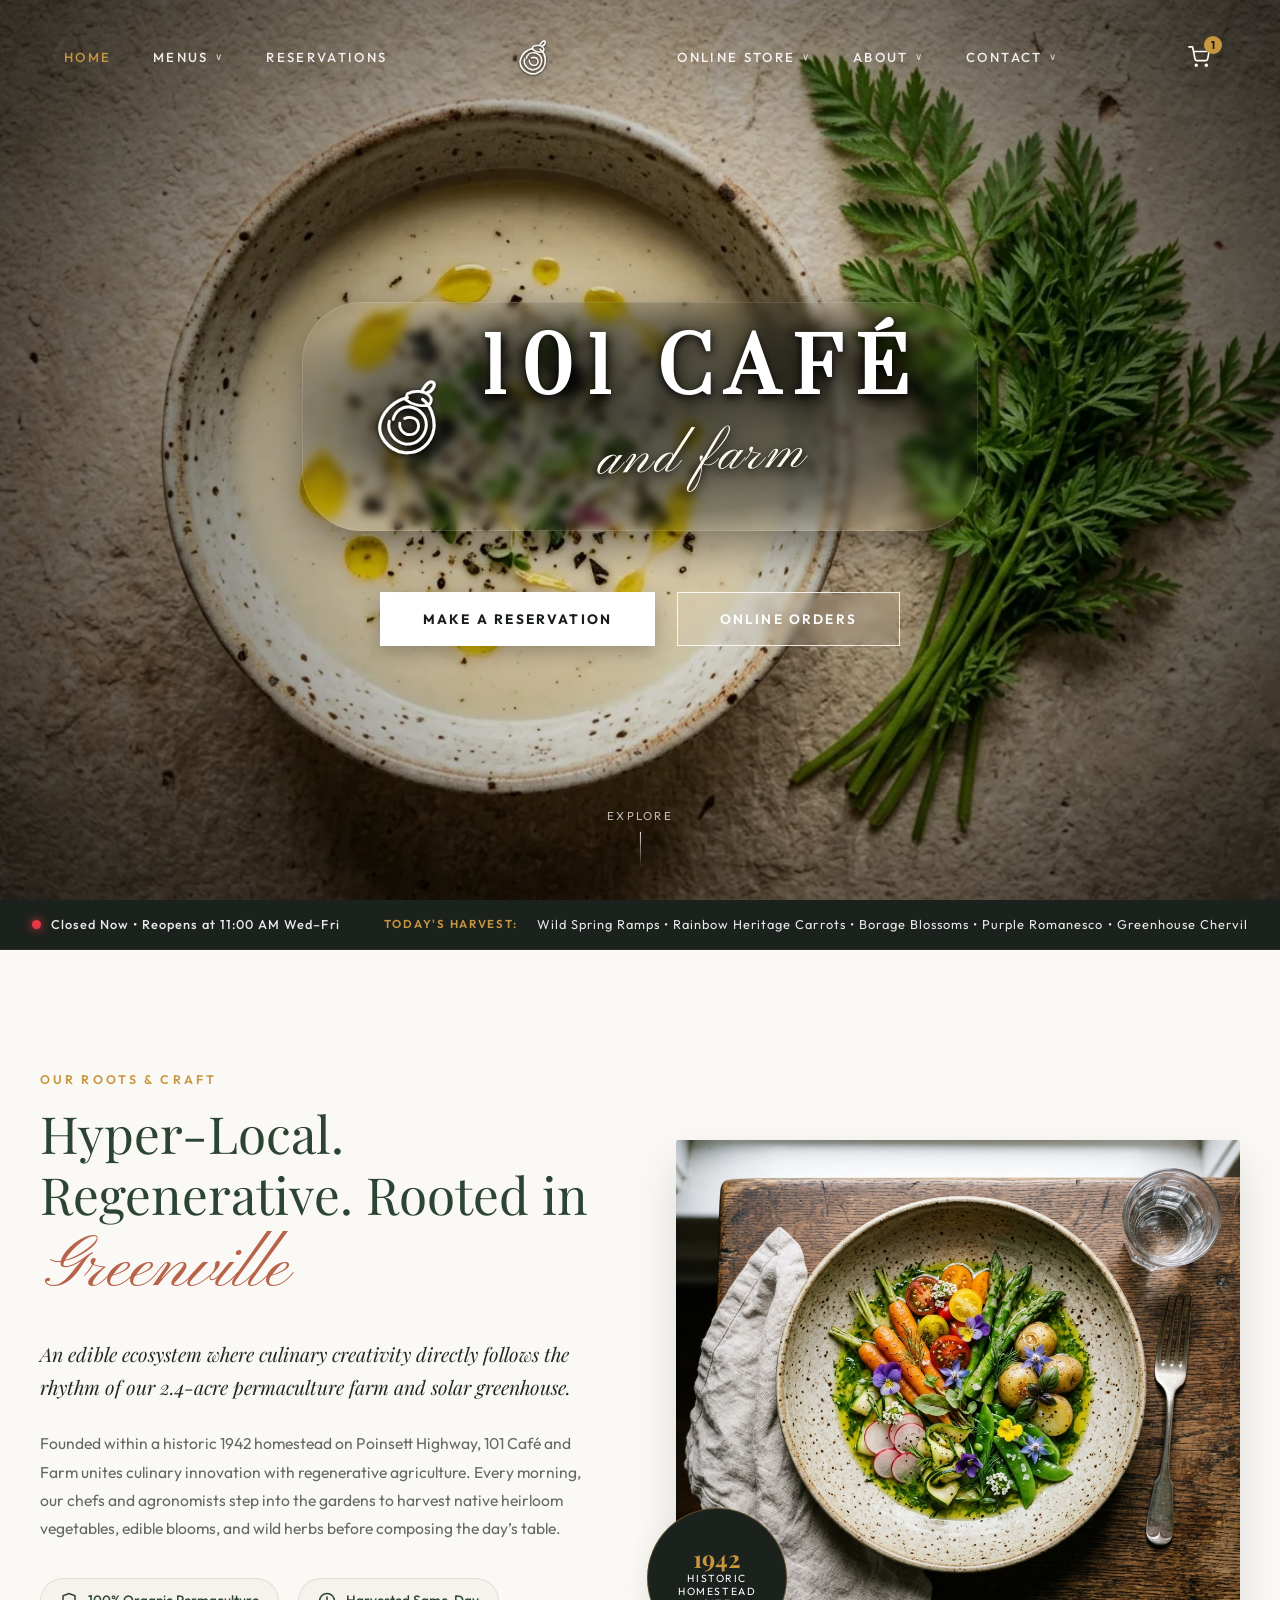
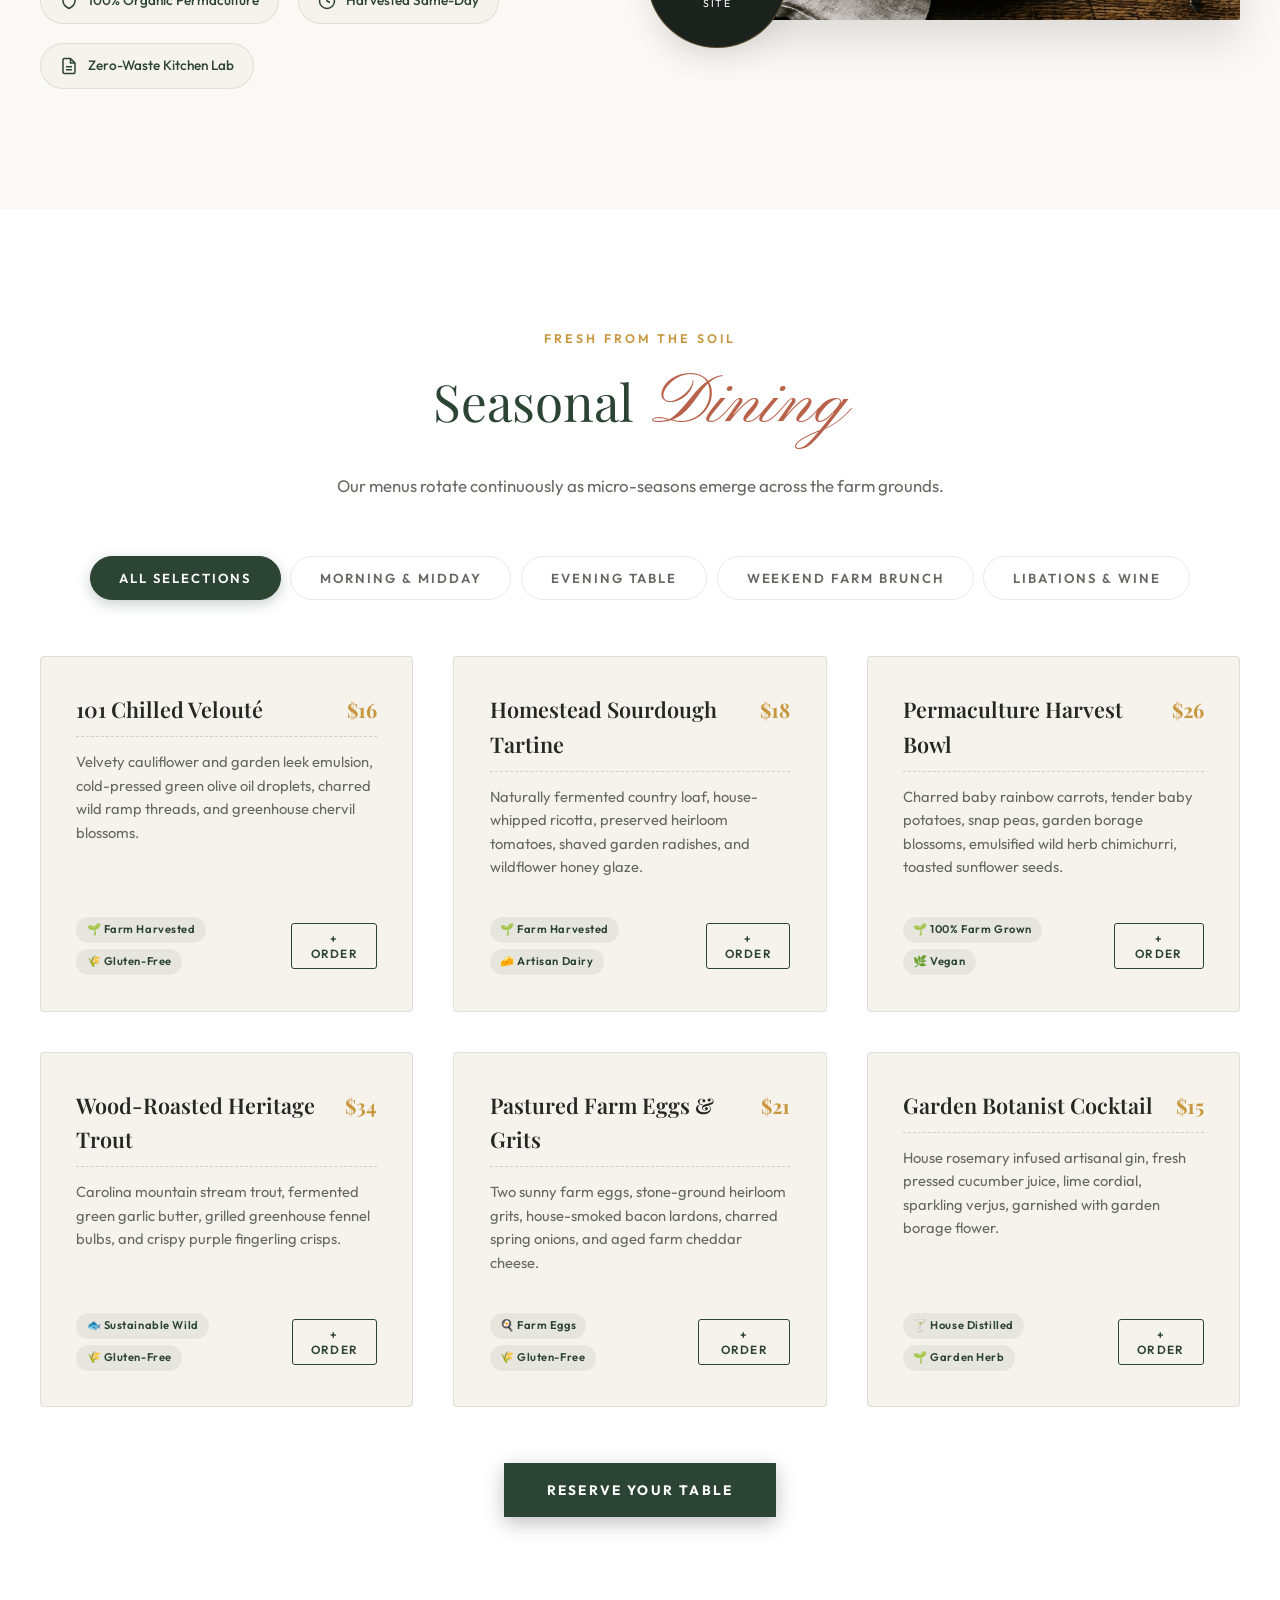
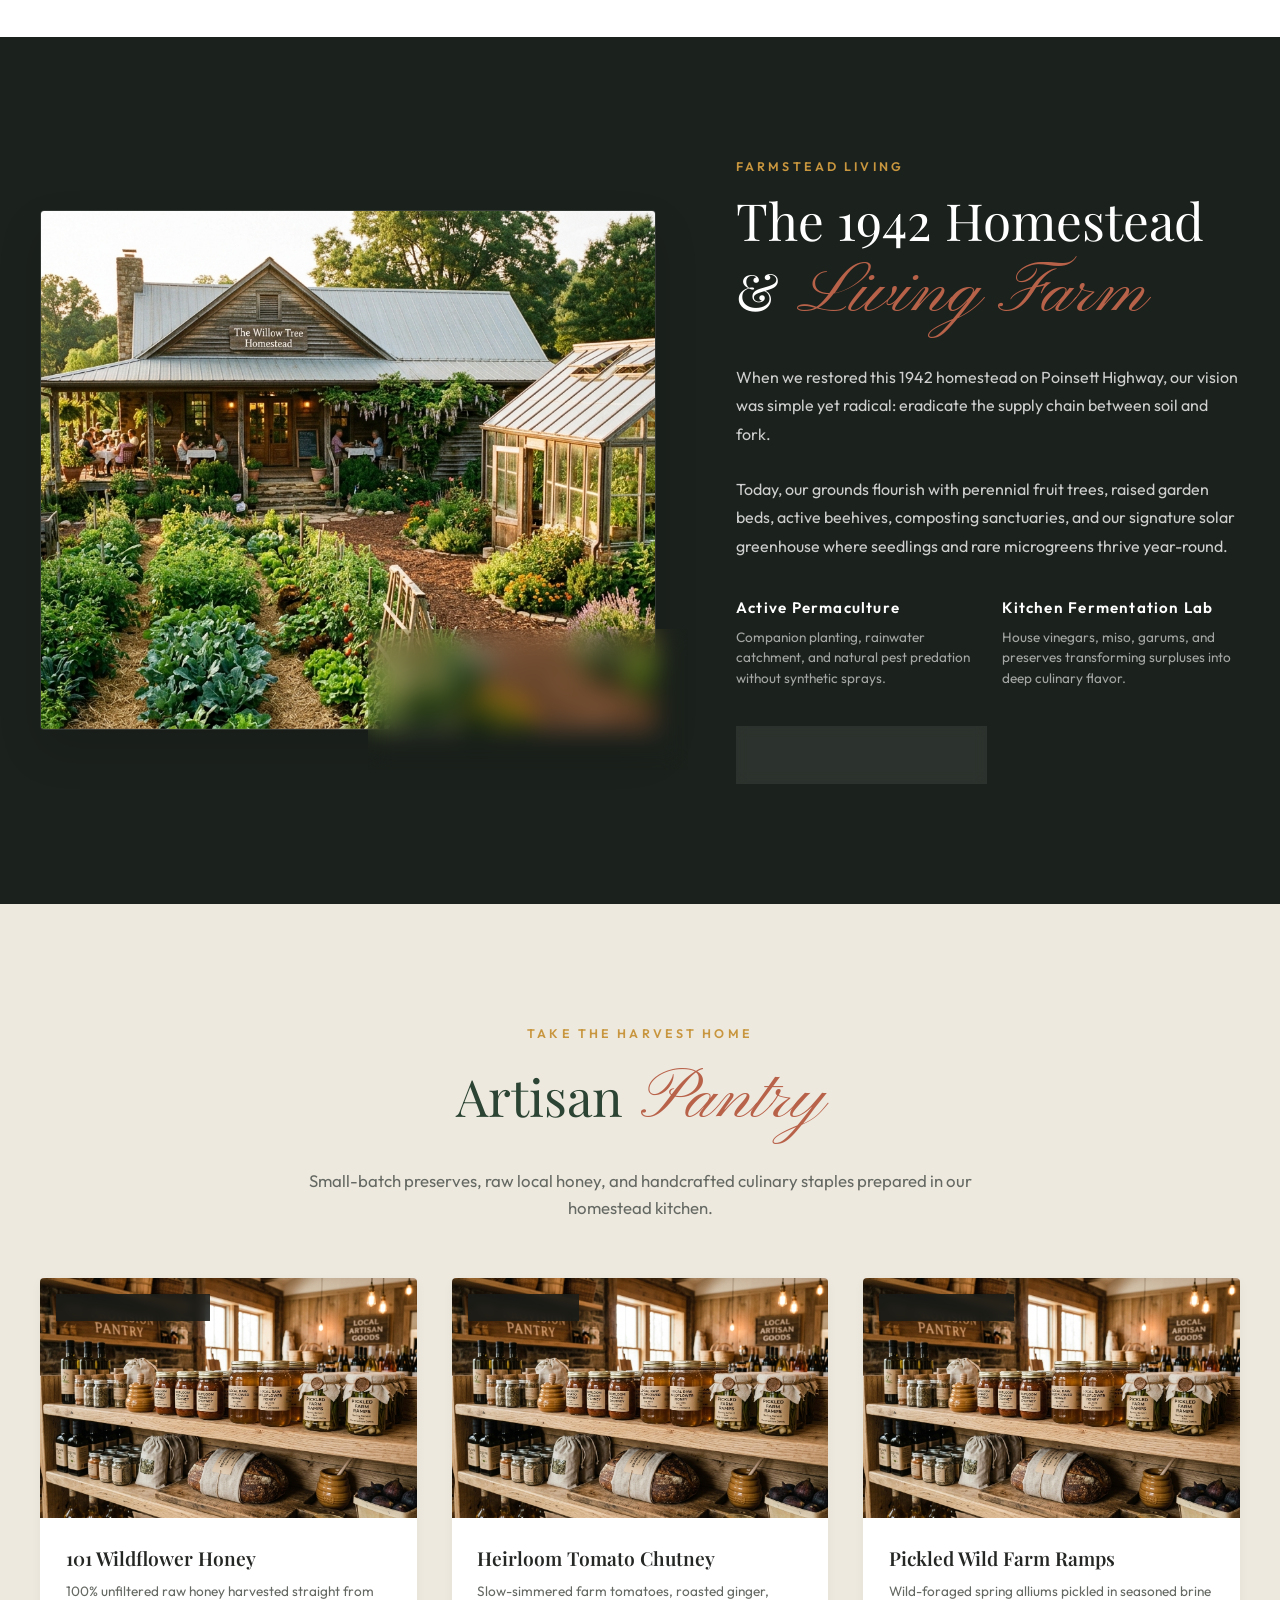
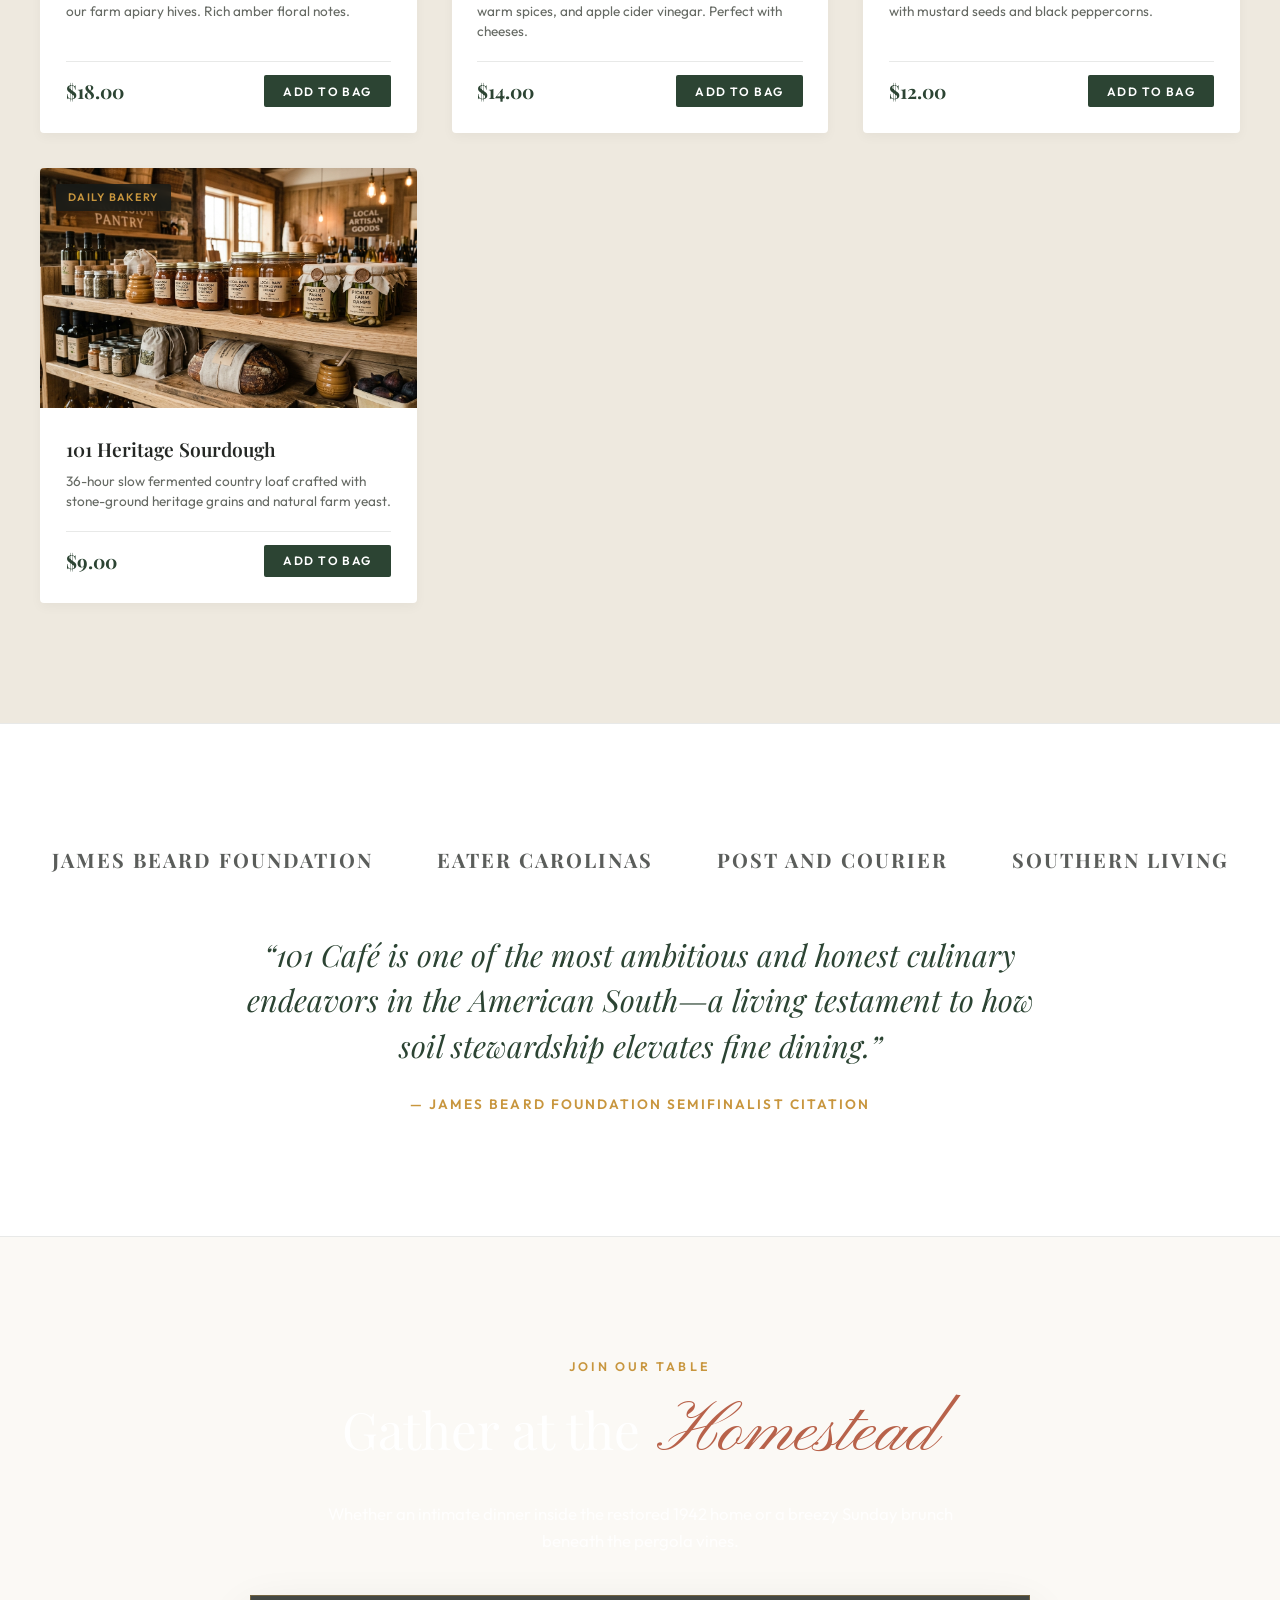
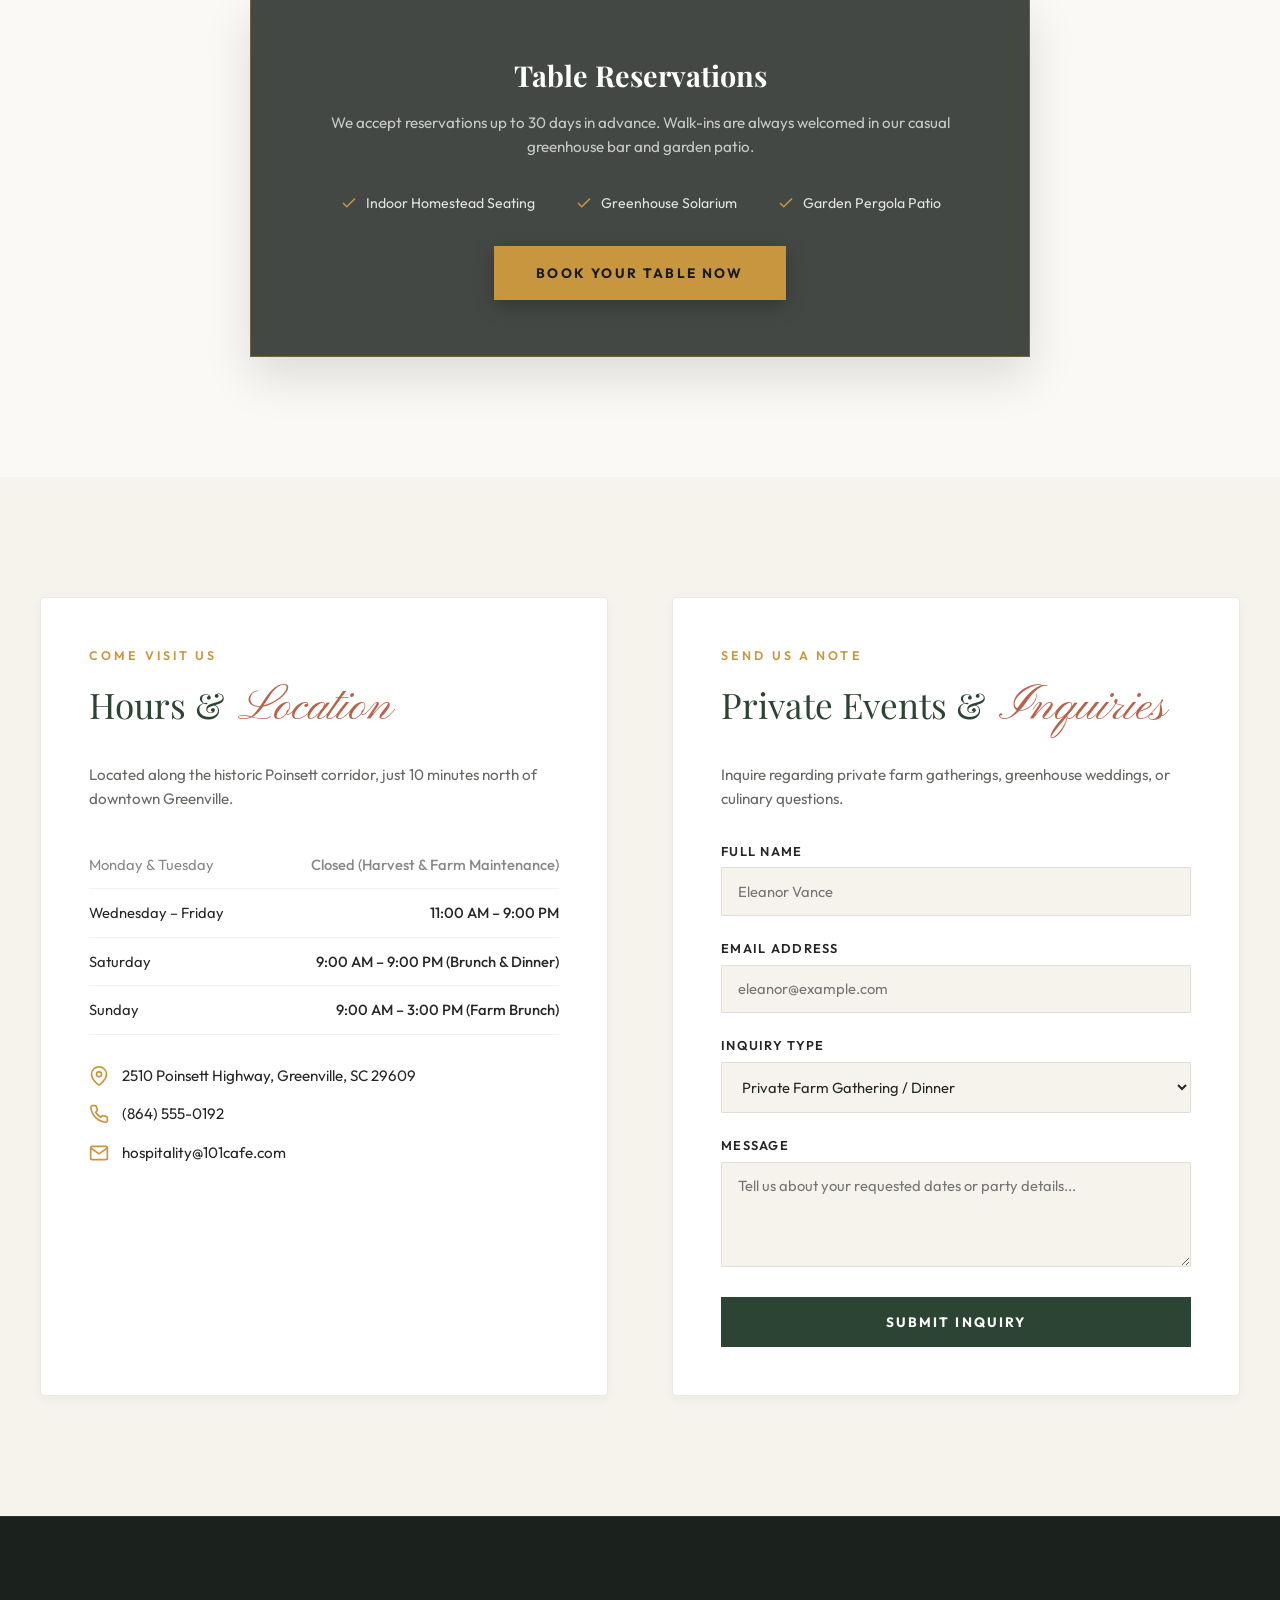
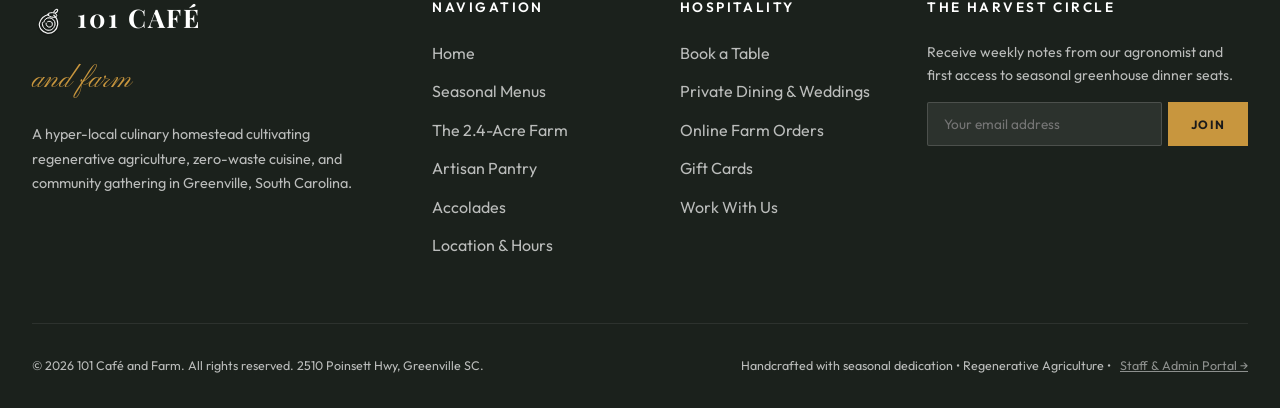
<file: index.html>
<!DOCTYPE html>
<html lang="en">
<head>
  <meta charset="UTF-8">
  <meta name="viewport" content="width=device-width, initial-scale=1.0">
  <title>101 Café &amp; Farm | Hyper-Local Farm-to-Table Restaurant &amp; Homestead</title>
  <meta name="description" content="101 Café and Farm: hyper-local, permaculture farm-to-table restaurant, greenhouse, and artisan pantry situated on a 1942 historic homestead in Greenville, South Carolina.">
  <link rel="preconnect" href="https://fonts.googleapis.com">
  <link rel="preconnect" href="https://fonts.gstatic.com" crossorigin>
  <link href="https://fonts.googleapis.com/css2?family=Alex+Brush&family=Outfit:wght@300;400;500;600;700&family=Pinyon+Script&family=Playfair+Display:ital,wght@0,400;0,600;0,700;1,400&family=Prata&display=swap" rel="stylesheet">
  <link rel="stylesheet" href="assets/css/style.css">
  <link rel="icon" type="image/svg+xml" href="assets/images/acorn-logo.svg">
</head>
<body>

  <!-- ==========================================================================
       TOP NAVIGATION BAR - REPLICATING REFERENCE STRUCTURE
       ========================================================================== -->
  <header class="site-header" id="site-header">
    <div class="nav-container">
      
      <!-- Left Navigation Items -->
      <ul class="nav-group nav-left">
        <li class="nav-item">
          <a href="#hero" class="nav-link active">HOME</a>
        </li>
        <li class="nav-item has-dropdown">
          <a href="#menus" class="nav-link">
            MENUS <span class="chevron">∨</span>
          </a>
          <ul class="dropdown-menu">
            <li><a href="#menus">Morning &amp; Midday</a></li>
            <li><a href="#menus">Evening Table</a></li>
            <li><a href="#menus">Weekend Farm Brunch</a></li>
            <li><a href="#menus">Natural Wines &amp; Libations</a></li>
          </ul>
        </li>
        <li class="nav-item">
          <a href="#reservations" class="nav-link trigger-reservation">RESERVATIONS</a>
        </li>
      </ul>

      <!-- Center Logo (Acorn Line-art Emblem) -->
      <a href="#hero" class="brand-center" aria-label="101 Café and Farm Home">
        <img src="assets/images/acorn-logo.svg" alt="101 Acorn Logo" class="brand-logo-icon">
      </a>

      <!-- Right Navigation Items -->
      <ul class="nav-group nav-right">
        <li class="nav-item has-dropdown">
          <a href="#store" class="nav-link">
            ONLINE STORE <span class="chevron">∨</span>
          </a>
          <ul class="dropdown-menu">
            <li><a href="#store">Artisan Pantry</a></li>
            <li><a href="#store">House Ferments &amp; Preserves</a></li>
            <li><a href="#store">Farm Provisions &amp; Merch</a></li>
            <li><a href="#store">Gift Certificates</a></li>
          </ul>
        </li>
        <li class="nav-item has-dropdown">
          <a href="#about" class="nav-link">
            ABOUT <span class="chevron">∨</span>
          </a>
          <ul class="dropdown-menu">
            <li><a href="#about">Our Permaculture Farm</a></li>
            <li><a href="#about">The 1942 Homestead</a></li>
            <li><a href="#press">James Beard Recognition</a></li>
            <li><a href="#about">Zero-Waste Philosophy</a></li>
          </ul>
        </li>
        <li class="nav-item has-dropdown">
          <a href="#contact" class="nav-link">
            CONTACT <span class="chevron">∨</span>
          </a>
          <ul class="dropdown-menu">
            <li><a href="#contact">Hours &amp; Directions</a></li>
            <li><a href="#events">Private Gatherings</a></li>
            <li><a href="#contact">Careers &amp; Apprenticeships</a></li>
          </ul>
        </li>
      </ul>

      <!-- Cart Trigger & Mobile Menu -->
      <div class="header-actions">
        <button class="cart-btn-trigger" id="cart-trigger" aria-label="View Shopping Basket">
          <svg width="22" height="22" viewBox="0 0 24 24" fill="none" stroke="currentColor" stroke-width="1.8" stroke-linecap="round" stroke-linejoin="round">
            <circle cx="9" cy="21" r="1"></circle>
            <circle cx="20" cy="21" r="1"></circle>
            <path d="M1 1h4l2.68 13.39a2 2 0 0 0 2 1.61h9.72a2 2 0 0 0 2-1.61L23 6H6"></path>
          </svg>
          <span class="cart-badge" id="cart-badge-count">1</span>
        </button>

        <button class="mobile-toggle" id="mobile-menu-toggle" aria-label="Open Mobile Menu">
          <svg width="28" height="28" viewBox="0 0 24 24" fill="none" stroke="currentColor" stroke-width="2" stroke-linecap="round">
            <line x1="3" y1="12" x2="21" y2="12"></line>
            <line x1="3" y1="6" x2="21" y2="6"></line>
            <line x1="3" y1="18" x2="21" y2="18"></line>
          </svg>
        </button>
      </div>

    </div>
  </header>

  <!-- ==========================================================================
       HERO SECTION - IDENTICAL REPLICA OF USER REFERENCE IMAGE
       ========================================================================== -->
  <section class="hero-section" id="hero">
    <div class="hero-overlay-content">
      
      <!-- Brand Emblem & Title Group -->
      <div class="hero-brand-lockup">
        <img src="assets/images/acorn-logo.svg" alt="101 Acorn Emblem" class="hero-emblem-svg">
        
        <div class="hero-titles-wrapper">
          <h1 class="hero-main-title">101 CAFÉ</h1>
          <span class="hero-script-subtitle">and farm</span>
        </div>
      </div>

      <!-- Action Buttons -->
      <div class="hero-cta-buttons">
        <button class="btn-hero-solid trigger-reservation" id="hero-reserve-btn">
          MAKE A RESERVATION
        </button>
        <button class="btn-hero-ghost" id="hero-online-order-btn">
          ONLINE ORDERS
        </button>
      </div>

    </div>

    <!-- Scroll Indicator -->
    <a href="#philosophy" class="hero-scroll-down" aria-label="Scroll to content">
      <span>EXPLORE</span>
      <div class="scroll-line"></div>
    </a>
  </section>

  <!-- ==========================================================================
       LIVE STATUS & HARVEST TICKER BAR
       ========================================================================== -->
  <div class="ticker-bar" id="ticker-bar">
    <div class="ticker-status">
      <span class="status-indicator-dot"></span>
      <span id="live-status-text">Open Now • Lunch &amp; Dinner Service until 9:00 PM</span>
    </div>
    <div class="ticker-harvest">
      <span class="ticker-tag">TODAY'S HARVEST:</span>
      <span>Wild Spring Ramps • Rainbow Heritage Carrots • Borage Blossoms • Purple Romanesco • Greenhouse Chervil</span>
    </div>
  </div>

  <!-- ==========================================================================
       OUR ROOTS & PHILOSOPHY SECTION
       ========================================================================== -->
  <section class="section-padding" id="philosophy">
    <div class="container-narrow">
      <div class="intro-grid">
        
        <div class="intro-text-column">
          <span class="section-tagline">OUR ROOTS &amp; CRAFT</span>
          <h2 class="section-title">
            Hyper-Local. Regenerative. Rooted in <span class="script">Greenville</span>
          </h2>
          <p class="intro-lead">
            An edible ecosystem where culinary creativity directly follows the rhythm of our 2.4-acre permaculture farm and solar greenhouse.
          </p>
          <p class="intro-body">
            Founded within a historic 1942 homestead on Poinsett Highway, 101 Café and Farm unites culinary innovation with regenerative agriculture. Every morning, our chefs and agronomists step into the gardens to harvest native heirloom vegetables, edible blooms, and wild herbs before composing the day’s table.
          </p>

          <div class="features-pill-row">
            <div class="feature-pill">
              <svg width="18" height="18" viewBox="0 0 24 24" fill="none" stroke="currentColor" stroke-width="2"><path d="M12 22s8-4 8-10V5l-8-3-8 3v7c0 6 8 10 8 10z"></path></svg>
              <span>100% Organic Permaculture</span>
            </div>
            <div class="feature-pill">
              <svg width="18" height="18" viewBox="0 0 24 24" fill="none" stroke="currentColor" stroke-width="2"><circle cx="12" cy="12" r="10"></circle><path d="M12 6v6l4 2"></path></svg>
              <span>Harvested Same-Day</span>
            </div>
            <div class="feature-pill">
              <svg width="18" height="18" viewBox="0 0 24 24" fill="none" stroke="currentColor" stroke-width="2"><path d="M14 2H6a2 2 0 0 0-2 2v16a2 2 0 0 0 2 2h12a2 2 0 0 0 2-2V8z"></path><polyline points="14 2 14 8 20 8"></polyline><line x1="16" y1="13" x2="8" y2="13"></line><line x1="16" y1="17" x2="8" y2="17"></line></svg>
              <span>Zero-Waste Kitchen Lab</span>
            </div>
          </div>
        </div>

        <div class="intro-image-container">
          <div class="intro-image-frame">
            <img src="assets/images/heirloom-dish.jpg" alt="Artisan Heirloom Garden Dish in Ceramic Bowl">
          </div>
          <div class="intro-badge-stamp">
            <span class="stamp-year">1942</span>
            <span class="stamp-text">Historic Homestead Site</span>
          </div>
        </div>

      </div>
    </div>
  </section>

  <!-- ==========================================================================
       SEASONAL MENUS (INTERACTIVE FILTER TABS)
       ========================================================================== -->
  <section class="section-padding menus-section" id="menus">
    <div class="container-narrow">
      
      <div class="menu-header-center">
        <span class="section-tagline">FRESH FROM THE SOIL</span>
        <h2 class="section-title">Seasonal <span class="script">Dining</span></h2>
        <p style="color: var(--color-text-muted); font-size: 1.05rem;">
          Our menus rotate continuously as micro-seasons emerge across the farm grounds.
        </p>
      </div>

      <!-- Filter Tabs -->
      <div class="menu-tab-nav">
        <button class="menu-tab-btn active" data-filter="all">All Selections</button>
        <button class="menu-tab-btn" data-filter="morning">Morning &amp; Midday</button>
        <button class="menu-tab-btn" data-filter="dinner">Evening Table</button>
        <button class="menu-tab-btn" data-filter="brunch">Weekend Farm Brunch</button>
        <button class="menu-tab-btn" data-filter="drinks">Libations &amp; Wine</button>
      </div>

      <!-- Menu Items Grid -->
      <div class="menu-items-grid">
        
        <!-- Item 1 -->
        <article class="menu-card" data-category="morning">
          <div>
            <div class="menu-card-header">
              <h3 class="menu-item-name">101 Chilled Velouté</h3>
              <span class="menu-item-price">$16</span>
            </div>
            <p class="menu-item-desc">
              Velvety cauliflower and garden leek emulsion, cold-pressed green olive oil droplets, charred wild ramp threads, and greenhouse chervil blossoms.
            </p>
          </div>
          <div class="menu-card-footer">
            <div class="dietary-tags">
              <span class="diet-tag">🌱 Farm Harvested</span>
              <span class="diet-tag">🌾 Gluten-Free</span>
            </div>
            <button class="btn-add-order" data-id="menu-1" data-name="101 Chilled Velouté" data-price="16">
              + Order
            </button>
          </div>
        </article>

        <!-- Item 2 -->
        <article class="menu-card" data-category="morning">
          <div>
            <div class="menu-card-header">
              <h3 class="menu-item-name">Homestead Sourdough Tartine</h3>
              <span class="menu-item-price">$18</span>
            </div>
            <p class="menu-item-desc">
              Naturally fermented country loaf, house-whipped ricotta, preserved heirloom tomatoes, shaved garden radishes, and wildflower honey glaze.
            </p>
          </div>
          <div class="menu-card-footer">
            <div class="dietary-tags">
              <span class="diet-tag">🌱 Farm Harvested</span>
              <span class="diet-tag">🧀 Artisan Dairy</span>
            </div>
            <button class="btn-add-order" data-id="menu-2" data-name="Homestead Sourdough Tartine" data-price="18">
              + Order
            </button>
          </div>
        </article>

        <!-- Item 3 -->
        <article class="menu-card" data-category="dinner">
          <div>
            <div class="menu-card-header">
              <h3 class="menu-item-name">Permaculture Harvest Bowl</h3>
              <span class="menu-item-price">$26</span>
            </div>
            <p class="menu-item-desc">
              Charred baby rainbow carrots, tender baby potatoes, snap peas, garden borage blossoms, emulsified wild herb chimichurri, toasted sunflower seeds.
            </p>
          </div>
          <div class="menu-card-footer">
            <div class="dietary-tags">
              <span class="diet-tag">🌱 100% Farm Grown</span>
              <span class="diet-tag">🌿 Vegan</span>
            </div>
            <button class="btn-add-order" data-id="menu-3" data-name="Permaculture Harvest Bowl" data-price="26">
              + Order
            </button>
          </div>
        </article>

        <!-- Item 4 -->
        <article class="menu-card" data-category="dinner">
          <div>
            <div class="menu-card-header">
              <h3 class="menu-item-name">Wood-Roasted Heritage Trout</h3>
              <span class="menu-item-price">$34</span>
            </div>
            <p class="menu-item-desc">
              Carolina mountain stream trout, fermented green garlic butter, grilled greenhouse fennel bulbs, and crispy purple fingerling crisps.
            </p>
          </div>
          <div class="menu-card-footer">
            <div class="dietary-tags">
              <span class="diet-tag">🐟 Sustainable Wild</span>
              <span class="diet-tag">🌾 Gluten-Free</span>
            </div>
            <button class="btn-add-order" data-id="menu-4" data-name="Wood-Roasted Heritage Trout" data-price="34">
              + Order
            </button>
          </div>
        </article>

        <!-- Item 5 -->
        <article class="menu-card" data-category="brunch">
          <div>
            <div class="menu-card-header">
              <h3 class="menu-item-name">Pastured Farm Eggs &amp; Grits</h3>
              <span class="menu-item-price">$21</span>
            </div>
            <p class="menu-item-desc">
              Two sunny farm eggs, stone-ground heirloom grits, house-smoked bacon lardons, charred spring onions, and aged farm cheddar cheese.
            </p>
          </div>
          <div class="menu-card-footer">
            <div class="dietary-tags">
              <span class="diet-tag">🍳 Farm Eggs</span>
              <span class="diet-tag">🌾 Gluten-Free</span>
            </div>
            <button class="btn-add-order" data-id="menu-5" data-name="Pastured Farm Eggs & Grits" data-price="21">
              + Order
            </button>
          </div>
        </article>

        <!-- Item 6 -->
        <article class="menu-card" data-category="drinks">
          <div>
            <div class="menu-card-header">
              <h3 class="menu-item-name">Garden Botanist Cocktail</h3>
              <span class="menu-item-price">$15</span>
            </div>
            <p class="menu-item-desc">
              House rosemary infused artisanal gin, fresh pressed cucumber juice, lime cordial, sparkling verjus, garnished with garden borage flower.
            </p>
          </div>
          <div class="menu-card-footer">
            <div class="dietary-tags">
              <span class="diet-tag">🍸 House Distilled</span>
              <span class="diet-tag">🌱 Garden Herb</span>
            </div>
            <button class="btn-add-order" data-id="menu-6" data-name="Garden Botanist Cocktail" data-price="15">
              + Order
            </button>
          </div>
        </article>

      </div>

      <div style="text-align: center; margin-top: 3.5rem;">
        <button class="btn-hero-solid trigger-reservation" style="background: var(--color-accent-green); color: #fff; border-color: var(--color-accent-green);">
          Reserve Your Table
        </button>
      </div>

    </div>
  </section>

  <!-- ==========================================================================
       THE 2.4-ACRE FARM & HOMESTEAD SHOWCASE
       ========================================================================== -->
  <section class="section-padding homestead-section" id="about">
    <div class="container-narrow">
      <div class="homestead-grid">
        
        <div class="homestead-gallery-stack">
          <img src="assets/images/farm-homestead.jpg" alt="1942 Historic Homestead and Permaculture Greenhouse" class="homestead-main-img">
          <div class="homestead-floating-card">
            <div class="floating-stat-num">2.4</div>
            <div class="floating-stat-label">Acres of Certified Permaculture, Solar Greenhouse &amp; Foraging Groves</div>
          </div>
        </div>

        <div class="homestead-content">
          <span class="section-tagline" style="color: var(--color-accent-gold);">FARMSTEAD LIVING</span>
          <h2 class="section-title">The 1942 Homestead &amp; <span class="script">Living Farm</span></h2>
          <p>
            When we restored this 1942 homestead on Poinsett Highway, our vision was simple yet radical: eradicate the supply chain between soil and fork.
          </p>
          <p>
            Today, our grounds flourish with perennial fruit trees, raised garden beds, active beehives, composting sanctuaries, and our signature solar greenhouse where seedlings and rare microgreens thrive year-round.
          </p>

          <div class="homestead-pillars">
            <div class="pillar-item">
              <h4>Active Permaculture</h4>
              <p>Companion planting, rainwater catchment, and natural pest predation without synthetic sprays.</p>
            </div>
            <div class="pillar-item">
              <h4>Kitchen Fermentation Lab</h4>
              <p>House vinegars, miso, garums, and preserves transforming surpluses into deep culinary flavor.</p>
            </div>
          </div>

          <div style="margin-top: 2.4rem;">
            <a href="#contact" class="btn-hero-ghost" style="border-color: rgba(255,255,255,0.4);">
              Plan a Farm Tour
            </a>
          </div>
        </div>

      </div>
    </div>
  </section>

  <!-- ==========================================================================
       ONLINE ARTISAN PANTRY STORE
       ========================================================================== -->
  <section class="section-padding pantry-section" id="store">
    <div class="container-narrow">
      
      <div class="menu-header-center">
        <span class="section-tagline">TAKE THE HARVEST HOME</span>
        <h2 class="section-title">Artisan <span class="script">Pantry</span></h2>
        <p style="color: var(--color-text-muted); font-size: 1.05rem;">
          Small-batch preserves, raw local honey, and handcrafted culinary staples prepared in our homestead kitchen.
        </p>
      </div>

      <div class="pantry-grid">
        
        <!-- Product 1 -->
        <article class="pantry-card">
          <div class="pantry-img-wrapper">
            <img src="assets/images/artisan-pantry.jpg" alt="Local Raw Wildflower Honey">
            <span class="pantry-category-badge">Homestead Honey</span>
          </div>
          <div class="pantry-details">
            <h3 class="pantry-title">101 Wildflower Honey</h3>
            <p class="pantry-desc">100% unfiltered raw honey harvested straight from our farm apiary hives. Rich amber floral notes.</p>
            <div class="pantry-action-row">
              <span class="pantry-price">$18.00</span>
              <button class="btn-buy" data-id="pantry-1" data-name="101 Wildflower Honey" data-price="18">Add to Bag</button>
            </div>
          </div>
        </article>

        <!-- Product 2 -->
        <article class="pantry-card">
          <div class="pantry-img-wrapper">
            <img src="assets/images/artisan-pantry.jpg" alt="Heirloom Tomato Chutney">
            <span class="pantry-category-badge">Small Batch</span>
          </div>
          <div class="pantry-details">
            <h3 class="pantry-title">Heirloom Tomato Chutney</h3>
            <p class="pantry-desc">Slow-simmered farm tomatoes, roasted ginger, warm spices, and apple cider vinegar. Perfect with cheeses.</p>
            <div class="pantry-action-row">
              <span class="pantry-price">$14.00</span>
              <button class="btn-buy" data-id="pantry-2" data-name="Heirloom Tomato Chutney" data-price="14">Add to Bag</button>
            </div>
          </div>
        </article>

        <!-- Product 3 -->
        <article class="pantry-card">
          <div class="pantry-img-wrapper">
            <img src="assets/images/artisan-pantry.jpg" alt="Pickled Farm Ramps">
            <span class="pantry-category-badge">Spring Ferment</span>
          </div>
          <div class="pantry-details">
            <h3 class="pantry-title">Pickled Wild Farm Ramps</h3>
            <p class="pantry-desc">Wild-foraged spring alliums pickled in seasoned brine with mustard seeds and black peppercorns.</p>
            <div class="pantry-action-row">
              <span class="pantry-price">$12.00</span>
              <button class="btn-buy" data-id="pantry-3" data-name="Pickled Wild Farm Ramps" data-price="12">Add to Bag</button>
            </div>
          </div>
        </article>

        <!-- Product 4 -->
        <article class="pantry-card">
          <div class="pantry-img-wrapper">
            <img src="assets/images/artisan-pantry.jpg" alt="Homestead Sourdough Loaf">
            <span class="pantry-category-badge">Daily Bakery</span>
          </div>
          <div class="pantry-details">
            <h3 class="pantry-title">101 Heritage Sourdough</h3>
            <p class="pantry-desc">36-hour slow fermented country loaf crafted with stone-ground heritage grains and natural farm yeast.</p>
            <div class="pantry-action-row">
              <span class="pantry-price">$9.00</span>
              <button class="btn-buy" data-id="pantry-4" data-name="101 Heritage Sourdough" data-price="9">Add to Bag</button>
            </div>
          </div>
        </article>

      </div>

    </div>
  </section>

  <!-- ==========================================================================
       PRESS & CRITICAL ACCLAIM
       ========================================================================== -->
  <section class="section-padding accolades-section" id="press">
    <div class="container-narrow">
      
      <div class="accolades-logo-bar">
        <span class="accolade-logo-item">James Beard Foundation</span>
        <span class="accolade-logo-item">Eater Carolinas</span>
        <span class="accolade-logo-item">Post and Courier</span>
        <span class="accolade-logo-item">Southern Living</span>
      </div>

      <div class="quote-box">
        <blockquote class="quote-text">
          “101 Café is one of the most ambitious and honest culinary endeavors in the American South—a living testament to how soil stewardship elevates fine dining.”
        </blockquote>
        <div class="quote-author">
          — James Beard Foundation Semifinalist Citation
        </div>
      </div>

    </div>
  </section>

  <!-- ==========================================================================
       RESERVATIONS & PRIVATE GATHERINGS SECTION
       ========================================================================== -->
  <section class="section-padding reservations-section" id="reservations">
    <div class="container-narrow">
      
      <span class="section-tagline" style="color: var(--color-accent-gold);">JOIN OUR TABLE</span>
      <h2 class="section-title">Gather at the <span class="script">Homestead</span></h2>
      <p style="max-width: 640px; margin: 0 auto; color: rgba(255,255,255,0.85); font-size: 1.05rem;">
        Whether an intimate dinner inside the restored 1942 home or a breezy Sunday brunch beneath the pergola vines.
      </p>

      <div class="reservation-box-card">
        <h3 style="font-family: var(--font-serif-heading); font-size: 1.8rem; margin-bottom: 0.8rem; color: #ffffff;">Table Reservations</h3>
        <p style="color: rgba(255,255,255,0.7); font-size: 0.95rem;">
          We accept reservations up to 30 days in advance. Walk-ins are always welcomed in our casual greenhouse bar and garden patio.
        </p>

        <div class="reservation-perks">
          <div class="perk-item">
            <svg width="18" height="18" viewBox="0 0 24 24" fill="none" stroke="#c8963e" stroke-width="2"><polyline points="20 6 9 17 4 12"></polyline></svg>
            <span>Indoor Homestead Seating</span>
          </div>
          <div class="perk-item">
            <svg width="18" height="18" viewBox="0 0 24 24" fill="none" stroke="#c8963e" stroke-width="2"><polyline points="20 6 9 17 4 12"></polyline></svg>
            <span>Greenhouse Solarium</span>
          </div>
          <div class="perk-item">
            <svg width="18" height="18" viewBox="0 0 24 24" fill="none" stroke="#c8963e" stroke-width="2"><polyline points="20 6 9 17 4 12"></polyline></svg>
            <span>Garden Pergola Patio</span>
          </div>
        </div>

        <button class="btn-hero-solid trigger-reservation" style="background-color: var(--color-accent-gold); color: #1a1a1a; border-color: var(--color-accent-gold);">
          Book Your Table Now
        </button>
      </div>

    </div>
  </section>

  <!-- ==========================================================================
       HOURS, LOCATION & CONTACT SECTION
       ========================================================================== -->
  <section class="section-padding visit-section" id="contact">
    <div class="container-narrow">
      <div class="visit-grid">
        
        <!-- Hours & Location Card -->
        <div class="visit-info-card">
          <span class="section-tagline">COME VISIT US</span>
          <h2 class="section-title" style="font-size: 2.2rem;">Hours &amp; <span class="script">Location</span></h2>
          <p style="color: var(--color-text-muted); font-size: 0.95rem;">
            Located along the historic Poinsett corridor, just 10 minutes north of downtown Greenville.
          </p>

          <table class="hours-table">
            <tbody>
              <tr class="closed-day">
                <td>Monday &amp; Tuesday</td>
                <td>Closed (Harvest &amp; Farm Maintenance)</td>
              </tr>
              <tr>
                <td>Wednesday – Friday</td>
                <td>11:00 AM – 9:00 PM</td>
              </tr>
              <tr>
                <td>Saturday</td>
                <td>9:00 AM – 9:00 PM (Brunch &amp; Dinner)</td>
              </tr>
              <tr>
                <td>Sunday</td>
                <td>9:00 AM – 3:00 PM (Farm Brunch)</td>
              </tr>
            </tbody>
          </table>

          <ul class="contact-details-list">
            <li>
              <svg width="20" height="20" viewBox="0 0 24 24" fill="none" stroke="currentColor" stroke-width="2"><path d="M21 10c0 7-9 13-9 13s-9-6-9-13a9 9 0 0 1 18 0z"></path><circle cx="12" cy="10" r="3"></circle></svg>
              <span>2510 Poinsett Highway, Greenville, SC 29609</span>
            </li>
            <li>
              <svg width="20" height="20" viewBox="0 0 24 24" fill="none" stroke="currentColor" stroke-width="2"><path d="M22 16.92v3a2 2 0 0 1-2.18 2 19.79 19.79 0 0 1-8.63-3.07 19.5 19.5 0 0 1-6-6 19.79 19.79 0 0 1-3.07-8.67A2 2 0 0 1 4.11 2h3a2 2 0 0 1 2 1.72 12.84 12.84 0 0 0 .7 2.81 2 2 0 0 1-.45 2.11L8.09 9.91a16 16 0 0 0 6 6l1.27-1.27a2 2 0 0 1 2.11-.45 12.84 12.84 0 0 0 2.81.7A2 2 0 0 1 22 16.92z"></path></svg>
              <span>(864) 555-0192</span>
            </li>
            <li>
              <svg width="20" height="20" viewBox="0 0 24 24" fill="none" stroke="currentColor" stroke-width="2"><path d="M4 4h16c1.1 0 2 .9 2 2v12c0 1.1-.9 2-2 2H4c-1.1 0-2-.9-2-2V6c0-1.1.9-2 2-2z"></path><polyline points="22,6 12,13 2,6"></polyline></svg>
              <span>hospitality@101cafe.com</span>
            </li>
          </ul>
        </div>

        <!-- Contact / Inquiry Form -->
        <div class="contact-form-card" id="events">
          <span class="section-tagline">SEND US A NOTE</span>
          <h2 class="section-title" style="font-size: 2.2rem;">Private Events &amp; <span class="script">Inquiries</span></h2>
          <p style="color: var(--color-text-muted); font-size: 0.95rem; margin-bottom: 1.8rem;">
            Inquire regarding private farm gatherings, greenhouse weddings, or culinary questions.
          </p>

          <form id="contact-form">
            <div class="form-group">
              <label class="form-label" for="contact-name">Full Name</label>
              <input type="text" id="contact-name" class="form-input" placeholder="Eleanor Vance" required>
            </div>
            
            <div class="form-group">
              <label class="form-label" for="contact-email">Email Address</label>
              <input type="email" id="contact-email" class="form-input" placeholder="eleanor@example.com" required>
            </div>

            <div class="form-group">
              <label class="form-label" for="contact-subject">Inquiry Type</label>
              <select id="contact-subject" class="form-select">
                <option value="private-event">Private Farm Gathering / Dinner</option>
                <option value="wedding">Greenhouse Wedding</option>
                <option value="farm-tour">Educational Farm Tour</option>
                <option value="press">Press &amp; Media</option>
                <option value="general">General Hospitality Inquiry</option>
              </select>
            </div>

            <div class="form-group">
              <label class="form-label" for="contact-message">Message</label>
              <textarea id="contact-message" class="form-textarea" rows="4" placeholder="Tell us about your requested dates or party details..." required></textarea>
            </div>

            <button type="submit" class="btn-checkout" style="background: var(--color-accent-green);">
              Submit Inquiry
            </button>
          </form>
        </div>

      </div>
    </div>
  </section>

  <!-- ==========================================================================
       FOOTER
       ========================================================================== -->
  <footer class="site-footer">
    <div class="footer-top">
      
      <div class="footer-brand">
        <div style="display: flex; align-items: center; gap: 0.8rem; margin-bottom: 0.8rem;">
          <img src="assets/images/acorn-logo.svg" alt="Acorn" style="width: 32px; height: 32px;">
          <h4>101 CAFÉ</h4>
        </div>
        <p class="footer-script">and farm</p>
        <p style="font-size: 0.9rem; line-height: 1.7; max-width: 380px;">
          A hyper-local culinary homestead cultivating regenerative agriculture, zero-waste cuisine, and community gathering in Greenville, South Carolina.
        </p>
      </div>

      <div>
        <h5 class="footer-heading">Navigation</h5>
        <ul class="footer-links">
          <li><a href="#hero">Home</a></li>
          <li><a href="#menus">Seasonal Menus</a></li>
          <li><a href="#about">The 2.4-Acre Farm</a></li>
          <li><a href="#store">Artisan Pantry</a></li>
          <li><a href="#press">Accolades</a></li>
          <li><a href="#contact">Location &amp; Hours</a></li>
        </ul>
      </div>

      <div>
        <h5 class="footer-heading">Hospitality</h5>
        <ul class="footer-links">
          <li><a href="#reservations" class="trigger-reservation">Book a Table</a></li>
          <li><a href="#events">Private Dining &amp; Weddings</a></li>
          <li><a href="#store">Online Farm Orders</a></li>
          <li><a href="#contact">Gift Cards</a></li>
          <li><a href="#contact">Work With Us</a></li>
        </ul>
      </div>

      <div>
        <h5 class="footer-heading">The Harvest Circle</h5>
        <p style="font-size: 0.88rem; line-height: 1.6;">
          Receive weekly notes from our agronomist and first access to seasonal greenhouse dinner seats.
        </p>
        <form class="newsletter-form" id="newsletter-form">
          <input type="email" class="newsletter-input" placeholder="Your email address" required>
          <button type="submit" class="newsletter-btn">Join</button>
        </form>
      </div>

    </div>

    <div class="footer-bottom">
      <p>&copy; 2026 101 Café and Farm. All rights reserved. 2510 Poinsett Hwy, Greenville SC.</p>
      <p>Handcrafted with seasonal dedication &bull; Regenerative Agriculture &bull; <a href="admin.html" style="color: rgba(255,255,255,0.5); text-decoration: underline; margin-left: 0.4rem;">Staff &amp; Admin Portal &rarr;</a></p>
    </div>
  </footer>

  <!-- ==========================================================================
       MODAL: TABLE RESERVATION (NATIVE HTML5 DIALOG)
       ========================================================================== -->
  <dialog class="modal-dialog" id="reservation-modal">
    <div class="modal-inner">
      <div class="modal-header">
        <div>
          <span class="section-tagline">GUEST RESERVATION</span>
          <h3 class="modal-title">Reserve a Table</h3>
        </div>
        <button class="btn-close-modal" id="btn-close-reservation" aria-label="Close modal">&times;</button>
      </div>

      <form id="reservation-form">
        <div class="form-group">
          <label class="form-label" for="res-name">Guest Name</label>
          <input type="text" id="res-name" class="form-input" placeholder="Charles Darwin" required>
        </div>

        <div style="display: grid; grid-template-columns: 1fr 1fr; gap: 1rem;">
          <div class="form-group">
            <label class="form-label" for="res-guests">Party Size</label>
            <select id="res-guests" class="form-select">
              <option value="2 Guests">2 Guests</option>
              <option value="1 Guest">1 Guest</option>
              <option value="3 Guests">3 Guests</option>
              <option value="4 Guests">4 Guests</option>
              <option value="5-6 Guests">5–6 Guests</option>
              <option value="7+ Large Party">7+ Large Party</option>
            </select>
          </div>

          <div class="form-group">
            <label class="form-label" for="res-seating">Seating Preference</label>
            <select id="res-seating" class="form-select">
              <option value="Homestead Dining Room">Homestead Dining Room</option>
              <option value="Greenhouse Solarium">Greenhouse Solarium</option>
              <option value="Garden Pergola Patio">Garden Pergola Patio</option>
              <option value="Chef Counter">Chef's Garden Counter</option>
            </select>
          </div>
        </div>

        <div style="display: grid; grid-template-columns: 1fr 1fr; gap: 1rem;">
          <div class="form-group">
            <label class="form-label" for="res-date">Date</label>
            <input type="date" id="res-date" class="form-input" required value="2026-10-03">
          </div>

          <div class="form-group">
            <label class="form-label" for="res-time">Seating Time</label>
            <select id="res-time" class="form-select">
              <option value="5:30 PM">5:30 PM</option>
              <option value="6:00 PM">6:00 PM</option>
              <option value="6:30 PM">6:30 PM</option>
              <option value="7:00 PM">7:00 PM</option>
              <option value="7:30 PM">7:30 PM</option>
              <option value="8:00 PM">8:00 PM</option>
            </select>
          </div>
        </div>

        <div class="form-group">
          <label class="form-label" for="res-notes">Dietary Needs / Special Occasions</label>
          <input type="text" id="res-notes" class="form-input" placeholder="e.g. Anniversary, Gluten-Free, Vegan...">
        </div>

        <button type="submit" class="btn-checkout" style="background: var(--color-accent-green); margin-top: 1rem;">
          Confirm Booking
        </button>
      </form>
    </div>
  </dialog>

  <!-- ==========================================================================
       ONLINE ORDER / CART DRAWER
       ========================================================================== -->
  <div class="cart-drawer-overlay" id="cart-overlay">
    <aside class="cart-drawer" role="dialog" aria-label="Shopping Cart">
      
      <div class="cart-drawer-header">
        <h4 class="cart-drawer-title">Your Farm Basket</h4>
        <button class="btn-close-modal" id="btn-close-cart" aria-label="Close basket">&times;</button>
      </div>

      <div class="cart-drawer-items" id="cart-items-container">
        <!-- Rendered dynamically by main.js -->
      </div>

      <div class="cart-drawer-footer">
        <div class="cart-subtotal-row">
          <span>Subtotal</span>
          <span id="cart-subtotal-val">$18.00</span>
        </div>
        <p style="font-size: 0.8rem; color: #777; margin-bottom: 1.2rem;">
          Freshly packaged at our homestead for curbside pickup or local delivery.
        </p>
        <button class="btn-checkout" id="btn-checkout">
          Proceed to Order
        </button>
      </div>

    </aside>
  </div>

  <!-- ==========================================================================
       MOBILE NAVIGATION DRAWER
       ========================================================================== -->
  <div class="mobile-nav-drawer" id="mobile-drawer">
    <button class="btn-close-drawer" id="btn-close-mobile-drawer" aria-label="Close navigation">&times;</button>
    
    <img src="assets/images/acorn-logo.svg" alt="101 Acorn" style="width: 50px; height: 50px; margin-bottom: 1rem;">
    <a href="#hero" class="mobile-nav-link">Home</a>
    <a href="#menus" class="mobile-nav-link">Seasonal Menus</a>
    <a href="#reservations" class="mobile-nav-link trigger-reservation">Reservations</a>
    <a href="#store" class="mobile-nav-link">Online Store</a>
    <a href="#about" class="mobile-nav-link">The 2.4-Acre Farm</a>
    <a href="#contact" class="mobile-nav-link">Visit &amp; Contact</a>
  </div>

  <!-- Toast Notification Container -->
  <div class="toast-container" id="toast-container"></div>

  <script src="assets/js/main.js"></script>
</body>
</html>
</file>
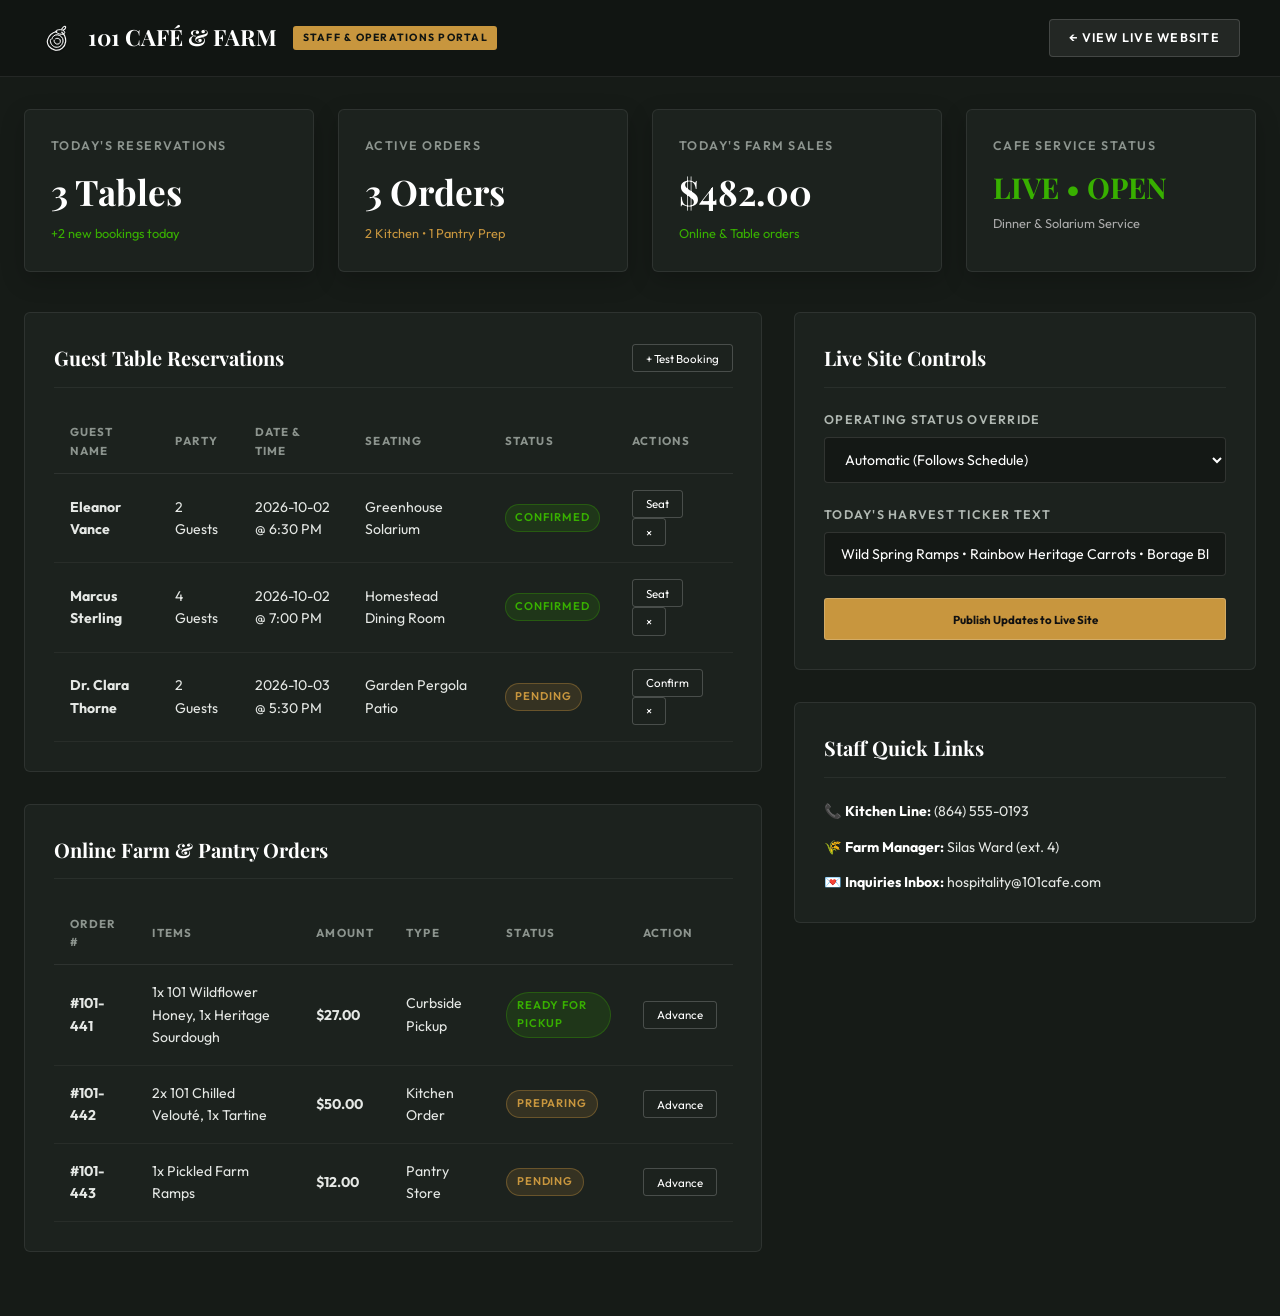
<file: admin.html>
<!DOCTYPE html>
<html lang="en">
<head>
  <meta charset="UTF-8">
  <meta name="viewport" content="width=device-width, initial-scale=1.0">
  <title>Staff &amp; Admin Dashboard | 101 Café and Farm</title>
  <link rel="preconnect" href="https://fonts.googleapis.com">
  <link rel="preconnect" href="https://fonts.gstatic.com" crossorigin>
  <link href="https://fonts.googleapis.com/css2?family=Outfit:wght@300;400;500;600;700&family=Playfair+Display:wght@600;700&display=swap" rel="stylesheet">
  <link rel="stylesheet" href="assets/css/style.css">
  <style>
    body {
      background-color: #161b17;
      color: #e5e8e5;
      font-family: var(--font-sans);
      min-height: 100vh;
      display: flex;
      flex-direction: column;
    }
    .admin-header {
      background: #111512;
      border-bottom: 1px solid rgba(255, 255, 255, 0.08);
      padding: 1.2rem 2.5rem;
      display: flex;
      justify-content: space-between;
      align-items: center;
    }
    .admin-brand {
      display: flex;
      align-items: center;
      gap: 1rem;
    }
    .admin-brand h1 {
      font-family: var(--font-serif-heading);
      font-size: 1.4rem;
      color: #ffffff;
      margin: 0;
    }
    .admin-badge {
      background: var(--color-accent-gold);
      color: #111512;
      font-size: 0.65rem;
      font-weight: 700;
      letter-spacing: 0.12em;
      text-transform: uppercase;
      padding: 0.25rem 0.6rem;
      border-radius: 3px;
    }
    .btn-return-site {
      background: rgba(255, 255, 255, 0.08);
      border: 1px solid rgba(255, 255, 255, 0.15);
      color: #ffffff;
      padding: 0.5rem 1.2rem;
      font-size: 0.78rem;
      font-weight: 600;
      letter-spacing: 0.1em;
      text-transform: uppercase;
      border-radius: 4px;
      display: inline-flex;
      align-items: center;
      gap: 0.4rem;
    }
    .btn-return-site:hover {
      background: rgba(255, 255, 255, 0.18);
    }
    .admin-container {
      max-width: 1380px;
      margin: 2rem auto;
      padding: 0 1.5rem;
      width: 100%;
      flex-grow: 1;
    }
    .metrics-row {
      display: grid;
      grid-template-columns: repeat(auto-fit, minmax(240px, 1fr));
      gap: 1.5rem;
      margin-bottom: 2.5rem;
    }
    .metric-card {
      background: #1c221e;
      border: 1px solid rgba(255, 255, 255, 0.08);
      border-radius: 6px;
      padding: 1.6rem;
      box-shadow: 0 8px 24px rgba(0, 0, 0, 0.2);
    }
    .metric-label {
      font-size: 0.78rem;
      font-weight: 600;
      color: #8c948e;
      letter-spacing: 0.12em;
      text-transform: uppercase;
      margin-bottom: 0.5rem;
    }
    .metric-value {
      font-family: var(--font-serif-heading);
      font-size: 2.2rem;
      font-weight: 700;
      color: #ffffff;
    }
    .dashboard-grid {
      display: grid;
      grid-template-columns: 1.6fr 1fr;
      gap: 2rem;
    }
    @media (max-width: 980px) {
      .dashboard-grid { grid-template-columns: 1fr; }
    }
    .panel-card {
      background: #1c221e;
      border: 1px solid rgba(255, 255, 255, 0.08);
      border-radius: 6px;
      padding: 1.8rem;
      margin-bottom: 2rem;
    }
    .panel-header {
      display: flex;
      justify-content: space-between;
      align-items: center;
      margin-bottom: 1.4rem;
      padding-bottom: 0.8rem;
      border-bottom: 1px solid rgba(255, 255, 255, 0.06);
    }
    .panel-title {
      font-family: var(--font-serif-heading);
      font-size: 1.25rem;
      color: #ffffff;
    }
    .data-table {
      width: 100%;
      border-collapse: collapse;
      font-size: 0.88rem;
    }
    .data-table th {
      text-align: left;
      padding: 0.8rem 1rem;
      color: #8c948e;
      font-size: 0.72rem;
      text-transform: uppercase;
      letter-spacing: 0.1em;
      border-bottom: 1px solid rgba(255, 255, 255, 0.08);
    }
    .data-table td {
      padding: 1rem;
      border-bottom: 1px solid rgba(255, 255, 255, 0.05);
    }
    .status-badge {
      display: inline-block;
      padding: 0.25rem 0.6rem;
      border-radius: 30px;
      font-size: 0.7rem;
      font-weight: 600;
      letter-spacing: 0.08em;
      text-transform: uppercase;
    }
    .status-confirmed { background: rgba(56, 176, 0, 0.15); color: #38b000; border: 1px solid rgba(56, 176, 0, 0.3); }
    .status-pending { background: rgba(200, 150, 62, 0.15); color: var(--color-accent-gold); border: 1px solid var(--border-gold); }
    .action-btn {
      background: transparent;
      border: 1px solid rgba(255, 255, 255, 0.2);
      color: #ffffff;
      padding: 0.35rem 0.8rem;
      font-size: 0.72rem;
      border-radius: 3px;
      cursor: pointer;
      transition: all 0.2s ease;
    }
    .action-btn:hover {
      background: #ffffff;
      color: #111;
    }
    .action-btn.danger:hover {
      background: #e63946;
      border-color: #e63946;
      color: #ffffff;
    }
    .control-group {
      margin-bottom: 1.4rem;
    }
    .control-label {
      display: block;
      font-size: 0.78rem;
      font-weight: 600;
      color: #b0b8b2;
      text-transform: uppercase;
      letter-spacing: 0.1em;
      margin-bottom: 0.4rem;
    }
    .control-input {
      width: 100%;
      background: #141815;
      border: 1px solid rgba(255, 255, 255, 0.12);
      color: #ffffff;
      padding: 0.75rem 1rem;
      border-radius: 4px;
      font-size: 0.88rem;
    }
    .control-input:focus {
      outline: none;
      border-color: var(--color-accent-gold);
    }
  </style>
</head>
<body>

  <header class="admin-header">
    <div class="admin-brand">
      <img src="assets/images/acorn-logo.svg" alt="101 Acorn" style="width: 32px; height: 32px;">
      <h1>101 CAFÉ &amp; FARM</h1>
      <span class="admin-badge">Staff &amp; Operations Portal</span>
    </div>
    <a href="index.html" class="btn-return-site">
      &larr; View Live Website
    </a>
  </header>

  <main class="admin-container">
    
    <!-- Top KPI Metrics -->
    <section class="metrics-row">
      <div class="metric-card">
        <div class="metric-label">Today's Reservations</div>
        <div class="metric-value" id="kpi-reservations">4 Tables</div>
        <small style="color: #38b000; font-size: 0.8rem;">+2 new bookings today</small>
      </div>

      <div class="metric-card">
        <div class="metric-label">Active Orders</div>
        <div class="metric-value" id="kpi-orders">3 Orders</div>
        <small style="color: var(--color-accent-gold); font-size: 0.8rem;">2 Kitchen • 1 Pantry Prep</small>
      </div>

      <div class="metric-card">
        <div class="metric-label">Today's Farm Sales</div>
        <div class="metric-value" id="kpi-revenue">$482.00</div>
        <small style="color: #38b000; font-size: 0.8rem;">Online &amp; Table orders</small>
      </div>

      <div class="metric-card">
        <div class="metric-label">Cafe Service Status</div>
        <div class="metric-value" style="color: #38b000; font-size: 1.8rem;" id="kpi-status">LIVE • OPEN</div>
        <small style="color: #aaa; font-size: 0.8rem;">Dinner &amp; Solarium Service</small>
      </div>
    </section>

    <!-- Main Tables Grid -->
    <div class="dashboard-grid">
      
      <!-- Left Column: Reservations & Orders -->
      <div>
        
        <!-- Live Reservations Panel -->
        <div class="panel-card">
          <div class="panel-header">
            <h2 class="panel-title">Guest Table Reservations</h2>
            <button class="action-btn" onclick="seedSampleReservation()">+ Test Booking</button>
          </div>

          <div style="overflow-x: auto;">
            <table class="data-table">
              <thead>
                <tr>
                  <th>Guest Name</th>
                  <th>Party</th>
                  <th>Date &amp; Time</th>
                  <th>Seating</th>
                  <th>Status</th>
                  <th>Actions</th>
                </tr>
              </thead>
              <tbody id="reservations-table-body">
                <!-- Populated dynamically from localStorage -->
              </tbody>
            </table>
          </div>
        </div>

        <!-- Online Orders Panel -->
        <div class="panel-card">
          <div class="panel-header">
            <h2 class="panel-title">Online Farm &amp; Pantry Orders</h2>
          </div>

          <div style="overflow-x: auto;">
            <table class="data-table">
              <thead>
                <tr>
                  <th>Order #</th>
                  <th>Items</th>
                  <th>Amount</th>
                  <th>Type</th>
                  <th>Status</th>
                  <th>Action</th>
                </tr>
              </thead>
              <tbody id="orders-table-body">
                <!-- Populated dynamically -->
              </tbody>
            </table>
          </div>
        </div>

      </div>

      <!-- Right Column: Quick Management & Controls -->
      <div>
        
        <!-- Live Website Controls -->
        <div class="panel-card">
          <div class="panel-header">
            <h2 class="panel-title">Live Site Controls</h2>
          </div>

          <div class="control-group">
            <label class="control-label" for="setting-status">Operating Status Override</label>
            <select id="setting-status" class="control-input" onchange="updateLiveStatusSetting()">
              <option value="auto">Automatic (Follows Schedule)</option>
              <option value="open">Force OPEN (Special Event)</option>
              <option value="closed">Force CLOSED (Private Buyout / Holiday)</option>
            </select>
          </div>

          <div class="control-group">
            <label class="control-label" for="setting-harvest">Today's Harvest Ticker Text</label>
            <input type="text" id="setting-harvest" class="control-input" value="Wild Spring Ramps • Rainbow Heritage Carrots • Borage Blossoms • Purple Romanesco • Greenhouse Chervil">
          </div>

          <button class="action-btn" style="background: var(--color-accent-gold); color: #111; font-weight: 700; width: 100%; padding: 0.8rem;" onclick="saveHarvestSetting()">
            Publish Updates to Live Site
          </button>
        </div>

        <!-- Quick Contacts -->
        <div class="panel-card">
          <div class="panel-header">
            <h2 class="panel-title">Staff Quick Links</h2>
          </div>
          <ul style="list-style: none; display: flex; flex-direction: column; gap: 0.8rem; font-size: 0.88rem;">
            <li>📞 <strong style="color:#fff;">Kitchen Line:</strong> (864) 555-0193</li>
            <li>🌾 <strong style="color:#fff;">Farm Manager:</strong> Silas Ward (ext. 4)</li>
            <li>💌 <strong style="color:#fff;">Inquiries Inbox:</strong> hospitality@101cafe.com</li>
          </ul>
        </div>

      </div>

    </div>

  </main>

  <!-- Notification Toast -->
  <div class="toast-container" id="toast-container"></div>

  <script>
    // Load Reservations from LocalStorage
    let reservations = JSON.parse(localStorage.getItem('101_reservations')) || [
      { id: 'RES-892', name: 'Eleanor Vance', guests: '2 Guests', date: '2026-10-02', time: '6:30 PM', seating: 'Greenhouse Solarium', status: 'Confirmed' },
      { id: 'RES-893', name: 'Marcus Sterling', guests: '4 Guests', date: '2026-10-02', time: '7:00 PM', seating: 'Homestead Dining Room', status: 'Confirmed' },
      { id: 'RES-894', name: 'Dr. Clara Thorne', guests: '2 Guests', date: '2026-10-03', time: '5:30 PM', seating: 'Garden Pergola Patio', status: 'Pending' }
    ];

    let orders = JSON.parse(localStorage.getItem('101_orders')) || [
      { id: '#101-441', items: '1x 101 Wildflower Honey, 1x Heritage Sourdough', total: '$27.00', type: 'Curbside Pickup', status: 'Ready for Pickup' },
      { id: '#101-442', items: '2x 101 Chilled Velouté, 1x Tartine', total: '$50.00', type: 'Kitchen Order', status: 'Preparing' },
      { id: '#101-443', items: '1x Pickled Farm Ramps', total: '$12.00', type: 'Pantry Store', status: 'Pending' }
    ];

    function renderDashboard() {
      // Reservations
      const resBody = document.getElementById('reservations-table-body');
      resBody.innerHTML = reservations.map((r, i) => `
        <tr>
          <td><strong>${r.name}</strong></td>
          <td>${r.guests}</td>
          <td>${r.date} @ ${r.time}</td>
          <td>${r.seating}</td>
          <td><span class="status-badge ${r.status === 'Confirmed' ? 'status-confirmed' : 'status-pending'}">${r.status}</span></td>
          <td>
            <button class="action-btn" onclick="toggleResStatus(${i})">${r.status === 'Confirmed' ? 'Seat' : 'Confirm'}</button>
            <button class="action-btn danger" onclick="deleteRes(${i})">&times;</button>
          </td>
        </tr>
      `).join('');

      // Orders
      const orderBody = document.getElementById('orders-table-body');
      orderBody.innerHTML = orders.map((o, i) => `
        <tr>
          <td><strong>${o.id}</strong></td>
          <td>${o.items}</td>
          <td><strong>${o.total}</strong></td>
          <td>${o.type}</td>
          <td><span class="status-badge ${o.status === 'Ready for Pickup' ? 'status-confirmed' : 'status-pending'}">${o.status}</span></td>
          <td>
            <button class="action-btn" onclick="toggleOrderStatus(${i})">Advance</button>
          </td>
        </tr>
      `).join('');

      document.getElementById('kpi-reservations').textContent = `${reservations.length} Tables`;
      document.getElementById('kpi-orders').textContent = `${orders.length} Orders`;
    }

    function toggleResStatus(index) {
      if (reservations[index].status === 'Pending') reservations[index].status = 'Confirmed';
      else if (reservations[index].status === 'Confirmed') reservations[index].status = 'Seated';
      localStorage.setItem('101_reservations', JSON.stringify(reservations));
      renderDashboard();
    }

    function deleteRes(index) {
      reservations.splice(index, 1);
      localStorage.setItem('101_reservations', JSON.stringify(reservations));
      renderDashboard();
    }

    function toggleOrderStatus(index) {
      if (orders[index].status === 'Pending') orders[index].status = 'Preparing';
      else if (orders[index].status === 'Preparing') orders[index].status = 'Ready for Pickup';
      else if (orders[index].status === 'Ready for Pickup') orders[index].status = 'Completed';
      localStorage.setItem('101_orders', JSON.stringify(orders));
      renderDashboard();
    }

    function seedSampleReservation() {
      reservations.unshift({
        id: `RES-${Math.floor(100 + Math.random() * 900)}`,
        name: 'James Oliver',
        guests: '2 Guests',
        date: '2026-10-04',
        time: '7:30 PM',
        seating: 'Greenhouse Solarium',
        status: 'Pending'
      });
      localStorage.setItem('101_reservations', JSON.stringify(reservations));
      renderDashboard();
    }

    function saveHarvestSetting() {
      const text = document.getElementById('setting-harvest').value;
      localStorage.setItem('101_harvest_ticker', text);
      alert('Updated harvest ticker! Any visitor to the live website will see this updated harvest list.');
    }

    function updateLiveStatusSetting() {
      const val = document.getElementById('setting-status').value;
      localStorage.setItem('101_status_override', val);
      alert(`Status set to: ${val}`);
    }

    document.addEventListener('DOMContentLoaded', () => {
      renderDashboard();
      const savedTicker = localStorage.getItem('101_harvest_ticker');
      if (savedTicker) document.getElementById('setting-harvest').value = savedTicker;
    });
  </script>
</body>
</html>
</file>
<file: assets/css/style.css>
/* ==========================================================================
   101 CAFÉ & FARM - DESIGN SYSTEM & STYLESHEET
   Aesthetic: Heritage farm-to-table luxury, earthy minimalism, refined typography
   ========================================================================== */

:root {
  /* Color Palette */
  --color-bg-cream: #fbf9f5;
  --color-bg-surface: #ffffff;
  --color-bg-dark: #1b211c;
  --color-bg-card: #f6f3ec;
  --color-bg-stone: #eee9df;
  
  --color-text-main: #242724;
  --color-text-muted: #656963;
  --color-text-light: #f5f4f0;
  
  --color-accent-gold: #c8963e;
  --color-accent-gold-hover: #b3822d;
  --color-accent-green: #2c4433;
  --color-accent-green-hover: #223528;
  --color-accent-clay: #b8624a;
  
  --border-light: rgba(36, 39, 36, 0.1);
  --border-gold: rgba(200, 150, 62, 0.35);
  
  /* Typography */
  --font-serif-hero: 'Prata', 'Playfair Display', Georgia, serif;
  --font-serif-heading: 'Playfair Display', Georgia, serif;
  --font-script: 'Pinyon Script', 'Alex Brush', cursive;
  --font-sans: 'Outfit', 'Inter', -apple-system, BlinkMacSystemFont, sans-serif;
  
  /* Transitions & Shadows */
  --transition-smooth: all 0.35s cubic-bezier(0.16, 1, 0.3, 1);
  --shadow-sm: 0 4px 12px rgba(0, 0, 0, 0.04);
  --shadow-md: 0 10px 30px rgba(0, 0, 0, 0.08);
  --shadow-lg: 0 20px 45px rgba(0, 0, 0, 0.12);
  --shadow-drawer: -10px 0 40px rgba(0, 0, 0, 0.25);
}

/* Base Reset */
*, *::before, *::after {
  box-sizing: border-box;
  margin: 0;
  padding: 0;
}

html {
  scroll-behavior: smooth;
  font-size: 16px;
  background-color: var(--color-bg-cream);
  color: var(--color-text-main);
  text-rendering: optimizeLegibility;
  -webkit-font-smoothing: antialiased;
}

body {
  font-family: var(--font-sans);
  line-height: 1.6;
  overflow-x: hidden;
  position: relative;
}

img {
  max-width: 100%;
  height: auto;
  display: block;
}

a {
  color: inherit;
  text-decoration: none;
  transition: var(--transition-smooth);
}

button, input, select, textarea {
  font-family: inherit;
  font-size: inherit;
}

/* ==========================================================================
   NAVIGATION BAR (HEADER) - EXACT MATCH WITH REFERENCE
   ========================================================================== */
.site-header {
  position: absolute;
  top: 0;
  left: 0;
  width: 100%;
  z-index: 1000;
  padding: 2.2rem 4rem;
  transition: var(--transition-smooth);
}

.site-header.scrolled {
  position: fixed;
  padding: 1.1rem 4rem;
  background: rgba(24, 28, 25, 0.88);
  backdrop-filter: blur(14px);
  -webkit-backdrop-filter: blur(14px);
  box-shadow: 0 8px 30px rgba(0, 0, 0, 0.15);
}

.nav-container {
  max-width: 1440px;
  margin: 0 auto;
  display: flex;
  align-items: center;
  justify-content: space-between;
}

.nav-group {
  display: flex;
  align-items: center;
  gap: 2.6rem;
  list-style: none;
}

.nav-link {
  font-family: var(--font-sans);
  font-size: 0.82rem;
  font-weight: 500;
  letter-spacing: 0.18em;
  text-transform: uppercase;
  color: rgba(255, 255, 255, 0.9);
  display: inline-flex;
  align-items: center;
  gap: 0.4rem;
  position: relative;
  padding: 0.4rem 0;
}

.nav-link:hover,
.nav-item.has-dropdown:hover > .nav-link {
  color: #ffffff;
}

.nav-link.active {
  color: var(--color-accent-gold);
}

.nav-link .chevron {
  font-size: 0.65rem;
  transition: transform 0.3s ease;
  opacity: 0.85;
}

.nav-item.has-dropdown:hover .chevron {
  transform: rotate(180deg);
}

/* Dropdown Menu */
.nav-item.has-dropdown {
  position: relative;
}

.dropdown-menu {
  position: absolute;
  top: 100%;
  left: 50%;
  transform: translateX(-50%) translateY(12px);
  background: rgba(24, 29, 25, 0.96);
  backdrop-filter: blur(16px);
  min-width: 220px;
  padding: 0.9rem 0;
  border-radius: 4px;
  box-shadow: var(--shadow-lg);
  border: 1px solid rgba(255, 255, 255, 0.08);
  list-style: none;
  opacity: 0;
  visibility: hidden;
  pointer-events: none;
  transition: all 0.25s ease;
  z-index: 1010;
}

.nav-item.has-dropdown:hover .dropdown-menu {
  opacity: 1;
  visibility: visible;
  pointer-events: auto;
  transform: translateX(-50%) translateY(0);
}

.dropdown-menu li a {
  display: block;
  padding: 0.65rem 1.4rem;
  font-size: 0.8rem;
  font-weight: 400;
  letter-spacing: 0.1em;
  text-transform: uppercase;
  color: rgba(255, 255, 255, 0.82);
  transition: var(--transition-smooth);
}

.dropdown-menu li a:hover {
  background: rgba(200, 150, 62, 0.15);
  color: var(--color-accent-gold);
  padding-left: 1.7rem;
}

/* Brand Center Logo */
.brand-center {
  display: flex;
  align-items: center;
  justify-content: center;
  transition: transform 0.3s ease;
}

.brand-center:hover {
  transform: scale(1.08);
}

.brand-logo-icon {
  width: 44px;
  height: 44px;
  filter: drop-shadow(0 2px 8px rgba(0,0,0,0.3));
}

/* Header Action Right (Cart Trigger) */
.header-actions {
  display: flex;
  align-items: center;
  gap: 1.4rem;
}

.cart-btn-trigger {
  background: transparent;
  border: none;
  color: #ffffff;
  cursor: pointer;
  position: relative;
  display: flex;
  align-items: center;
  padding: 0.4rem;
  transition: var(--transition-smooth);
}

.cart-btn-trigger:hover {
  color: var(--color-accent-gold);
  transform: translateY(-2px);
}

.cart-badge {
  position: absolute;
  top: -4px;
  right: -6px;
  background: var(--color-accent-gold);
  color: #1a1a1a;
  font-size: 0.68rem;
  font-weight: 700;
  border-radius: 50%;
  width: 18px;
  height: 18px;
  display: flex;
  align-items: center;
  justify-content: center;
}

.mobile-toggle {
  display: none;
  background: none;
  border: none;
  color: #ffffff;
  cursor: pointer;
  padding: 0.5rem;
}

/* ==========================================================================
   HERO SECTION - IDENTICAL REPLICA OF THE REFERENCE IMAGE
   ========================================================================== */
.hero-section {
  position: relative;
  min-height: 100vh;
  width: 100%;
  display: flex;
  align-items: center;
  justify-content: center;
  background-color: #21201d;
  background-image: radial-gradient(circle at center, rgba(0,0,0,0.02) 0%, rgba(0,0,0,0.45) 100%), url('../images/hero-bg.webp');
  background-size: cover;
  background-position: center center;
  background-repeat: no-repeat;
  overflow: hidden;
}

.hero-section::before {
  content: '';
  position: absolute;
  inset: 0;
  background: radial-gradient(circle at 50% 50%, rgba(0,0,0,0) 40%, rgba(0,0,0,0.48) 95%);
  pointer-events: none;
}

.hero-overlay-content {
  position: relative;
  z-index: 10;
  text-align: center;
  max-width: 1100px;
  padding: 8rem 2rem 5rem;
  display: flex;
  flex-direction: column;
  align-items: center;
  justify-content: center;
}

/* Brand Title & Script in Hero */
.hero-brand-lockup {
  position: relative;
  display: inline-flex;
  align-items: center;
  justify-content: center;
  margin-bottom: 2.8rem;
  padding: 1.8rem 3.4rem;
  background: radial-gradient(ellipse at center, rgba(14, 18, 15, 0.72) 0%, rgba(14, 18, 15, 0.45) 60%, rgba(14, 18, 15, 0.05) 85%, transparent 100%);
  border-radius: 60px;
  backdrop-filter: blur(5px);
  -webkit-backdrop-filter: blur(5px);
  border: 1px solid rgba(255, 255, 255, 0.12);
  box-shadow: 0 14px 45px rgba(0, 0, 0, 0.45);
  gap: 1.8rem;
}

.hero-emblem-svg {
  width: 95px;
  height: 95px;
  flex-shrink: 0;
  filter: drop-shadow(0 6px 18px rgba(0, 0, 0, 0.9));
}

.hero-titles-wrapper {
  position: relative;
  display: flex;
  flex-direction: column;
  align-items: center;
  text-align: center;
}

.hero-main-title {
  font-family: var(--font-serif-hero);
  font-size: clamp(2.8rem, 5.8vw, 5.2rem);
  font-weight: 700;
  letter-spacing: 0.18em;
  text-transform: uppercase;
  color: #ffffff;
  margin: 0;
  line-height: 1.05;
  /* High contrast multi-layer shadow to highlight vividly over soup */
  text-shadow: 
    0 3px 8px rgba(0, 0, 0, 0.95),
    0 6px 24px rgba(0, 0, 0, 0.9),
    0 0 45px rgba(0, 0, 0, 0.75);
}

.hero-script-subtitle {
  font-family: var(--font-script);
  font-size: clamp(2.4rem, 4.4vw, 3.8rem);
  font-weight: 400;
  color: #fffaf0;
  display: block;
  position: relative;
  margin-top: 0.1rem;
  letter-spacing: 0.04em;
  text-shadow: 
    0 3px 8px rgba(0, 0, 0, 0.95),
    0 6px 20px rgba(0, 0, 0, 0.85);
  pointer-events: none;
  transform: rotate(-2deg);
  white-space: nowrap;
}

/* Buttons in Hero */
.hero-cta-buttons {
  display: flex;
  align-items: center;
  justify-content: center;
  gap: 1.4rem;
  margin-top: 1rem;
}

.btn-hero-solid {
  display: inline-block;
  background-color: #ffffff;
  color: #1a1e1b;
  font-family: var(--font-sans);
  font-size: 0.85rem;
  font-weight: 700;
  letter-spacing: 0.16em;
  text-transform: uppercase;
  padding: 1.05rem 2.6rem;
  border: 1px solid #ffffff;
  border-radius: 0px;
  cursor: pointer;
  transition: var(--transition-smooth);
  box-shadow: 0 6px 20px rgba(0, 0, 0, 0.25);
}

.btn-hero-solid:hover {
  background-color: var(--color-accent-gold);
  border-color: var(--color-accent-gold);
  color: #ffffff;
  transform: translateY(-2px);
  box-shadow: 0 10px 28px rgba(200, 150, 62, 0.35);
}

.btn-hero-ghost {
  display: inline-block;
  background-color: rgba(255, 255, 255, 0.08);
  backdrop-filter: blur(6px);
  -webkit-backdrop-filter: blur(6px);
  color: #ffffff;
  font-family: var(--font-sans);
  font-size: 0.85rem;
  font-weight: 600;
  letter-spacing: 0.16em;
  text-transform: uppercase;
  padding: 1.05rem 2.6rem;
  border: 1px solid rgba(255, 255, 255, 0.85);
  border-radius: 0px;
  cursor: pointer;
  transition: var(--transition-smooth);
}

.btn-hero-ghost:hover {
  background-color: #ffffff;
  color: #1a1e1b;
  border-color: #ffffff;
  transform: translateY(-2px);
  box-shadow: 0 8px 24px rgba(255, 255, 255, 0.25);
}

/* Scroll Indicator */
.hero-scroll-down {
  position: absolute;
  bottom: 2rem;
  left: 50%;
  transform: translateX(-50%);
  display: flex;
  flex-direction: column;
  align-items: center;
  gap: 0.4rem;
  color: rgba(255, 255, 255, 0.7);
  font-size: 0.72rem;
  letter-spacing: 0.2em;
  text-transform: uppercase;
  cursor: pointer;
  z-index: 10;
  transition: var(--transition-smooth);
}

.hero-scroll-down:hover {
  color: #ffffff;
  transform: translateX(-50%) translateY(3px);
}

.scroll-line {
  width: 1px;
  height: 36px;
  background: linear-gradient(180deg, rgba(255,255,255,0.9) 0%, rgba(255,255,255,0) 100%);
  animation: pulseScroll 2s infinite ease-in-out;
}

@keyframes pulseScroll {
  0% { transform: scaleY(0.4); opacity: 0.3; transform-origin: top; }
  50% { transform: scaleY(1); opacity: 1; transform-origin: top; }
  100% { transform: scaleY(0.4); opacity: 0.3; transform-origin: bottom; }
}

/* ==========================================================================
   LIVE HARVEST / STATUS TICKER BAR
   ========================================================================== */
.ticker-bar {
  background-color: var(--color-bg-dark);
  color: rgba(255, 255, 255, 0.9);
  padding: 0.9rem 2rem;
  display: flex;
  align-items: center;
  justify-content: space-between;
  font-size: 0.8rem;
  letter-spacing: 0.08em;
  border-bottom: 1px solid rgba(255, 255, 255, 0.06);
}

.ticker-status {
  display: flex;
  align-items: center;
  gap: 0.6rem;
  font-weight: 500;
}

.status-indicator-dot {
  width: 9px;
  height: 9px;
  border-radius: 50%;
  background-color: #38b000;
  box-shadow: 0 0 10px #38b000;
  animation: pulseGlow 2s infinite;
}

@keyframes pulseGlow {
  0%, 100% { opacity: 1; transform: scale(1); }
  50% { opacity: 0.6; transform: scale(1.15); }
}

.ticker-harvest {
  display: flex;
  align-items: center;
  gap: 1.2rem;
}

.ticker-tag {
  color: var(--color-accent-gold);
  font-weight: 600;
  text-transform: uppercase;
  font-size: 0.72rem;
  letter-spacing: 0.15em;
}

/* ==========================================================================
   PHILOSOPHY / ABOUT SECTION
   ========================================================================== */
.section-padding {
  padding: 7.5rem 2rem;
}

.container-narrow {
  max-width: 1200px;
  margin: 0 auto;
}

.container-fluid {
  max-width: 1440px;
  margin: 0 auto;
}

.section-tagline {
  font-size: 0.78rem;
  font-weight: 600;
  letter-spacing: 0.25em;
  text-transform: uppercase;
  color: var(--color-accent-gold);
  margin-bottom: 0.8rem;
  display: block;
}

.section-title {
  font-family: var(--font-serif-heading);
  font-size: clamp(2.2rem, 4vw, 3.4rem);
  font-weight: 400;
  color: var(--color-accent-green);
  line-height: 1.2;
  margin-bottom: 1.6rem;
}

.section-title span.script {
  font-family: var(--font-script);
  font-size: 1.4em;
  color: var(--color-accent-clay);
  text-transform: none;
  font-weight: normal;
  display: inline-block;
  margin-left: 0.3rem;
}

.intro-grid {
  display: grid;
  grid-template-columns: 1fr 1fr;
  gap: 4.5rem;
  align-items: center;
}

.intro-lead {
  font-size: 1.22rem;
  line-height: 1.7;
  color: var(--color-text-main);
  margin-bottom: 1.6rem;
  font-family: var(--font-serif-heading);
  font-style: italic;
}

.intro-body {
  font-size: 0.98rem;
  line-height: 1.8;
  color: var(--color-text-muted);
  margin-bottom: 2.2rem;
}

.features-pill-row {
  display: flex;
  flex-wrap: wrap;
  gap: 1.2rem;
}

.feature-pill {
  display: flex;
  align-items: center;
  gap: 0.6rem;
  background: var(--color-bg-card);
  padding: 0.7rem 1.2rem;
  border-radius: 40px;
  font-size: 0.85rem;
  font-weight: 500;
  color: var(--color-accent-green);
  border: 1px solid var(--border-light);
}

.intro-image-container {
  position: relative;
}

.intro-image-frame {
  position: relative;
  border-radius: 2px;
  overflow: hidden;
  box-shadow: var(--shadow-lg);
}

.intro-image-frame img {
  width: 100%;
  height: 480px;
  object-fit: cover;
  transition: transform 0.8s ease;
}

.intro-image-frame:hover img {
  transform: scale(1.04);
}

.intro-badge-stamp {
  position: absolute;
  bottom: -1.8rem;
  left: -1.8rem;
  background: var(--color-bg-dark);
  color: #ffffff;
  padding: 1.8rem;
  border-radius: 50%;
  width: 140px;
  height: 140px;
  display: flex;
  flex-direction: column;
  align-items: center;
  justify-content: center;
  text-align: center;
  box-shadow: var(--shadow-md);
  border: 1px solid var(--border-gold);
}

.stamp-year {
  font-size: 1.5rem;
  font-weight: 700;
  font-family: var(--font-serif-heading);
  color: var(--color-accent-gold);
  line-height: 1;
}

.stamp-text {
  font-size: 0.65rem;
  letter-spacing: 0.15em;
  text-transform: uppercase;
  margin-top: 0.2rem;
  line-height: 1.2;
}

/* ==========================================================================
   INTERACTIVE MENUS SECTION
   ========================================================================== */
.menus-section {
  background-color: var(--color-bg-surface);
  position: relative;
}

.menu-header-center {
  text-align: center;
  max-width: 720px;
  margin: 0 auto 3.5rem;
}

/* Menu Tabs */
.menu-tab-nav {
  display: flex;
  align-items: center;
  justify-content: center;
  gap: 0.6rem;
  flex-wrap: wrap;
  margin-bottom: 3.5rem;
}

.menu-tab-btn {
  background: transparent;
  border: 1px solid var(--border-light);
  padding: 0.8rem 1.8rem;
  font-size: 0.82rem;
  font-weight: 600;
  letter-spacing: 0.15em;
  text-transform: uppercase;
  color: var(--color-text-muted);
  cursor: pointer;
  border-radius: 30px;
  transition: var(--transition-smooth);
}

.menu-tab-btn:hover {
  border-color: var(--color-accent-green);
  color: var(--color-accent-green);
}

.menu-tab-btn.active {
  background-color: var(--color-accent-green);
  border-color: var(--color-accent-green);
  color: #ffffff;
  box-shadow: 0 4px 14px rgba(44, 68, 51, 0.25);
}

/* Menu Items Grid */
.menu-items-grid {
  display: grid;
  grid-template-columns: repeat(auto-fit, minmax(360px, 1fr));
  gap: 2.5rem;
}

.menu-card {
  background: var(--color-bg-card);
  padding: 2.2rem;
  border-radius: 4px;
  border: 1px solid var(--border-light);
  transition: var(--transition-smooth);
  display: flex;
  flex-direction: column;
  justify-content: space-between;
}

.menu-card:hover {
  transform: translateY(-4px);
  box-shadow: var(--shadow-md);
  border-color: var(--border-gold);
}

.menu-card-header {
  display: flex;
  justify-content: space-between;
  align-items: baseline;
  margin-bottom: 0.8rem;
  border-bottom: 1px dashed rgba(36, 39, 36, 0.18);
  padding-bottom: 0.6rem;
}

.menu-item-name {
  font-family: var(--font-serif-heading);
  font-size: 1.35rem;
  font-weight: 600;
  color: var(--color-text-main);
}

.menu-item-price {
  font-family: var(--font-serif-heading);
  font-size: 1.25rem;
  font-weight: 700;
  color: var(--color-accent-gold);
  margin-left: 1rem;
}

.menu-item-desc {
  font-size: 0.92rem;
  color: var(--color-text-muted);
  line-height: 1.6;
  margin-bottom: 1.4rem;
}

.menu-card-footer {
  display: flex;
  align-items: center;
  justify-content: space-between;
  margin-top: auto;
  padding-top: 1rem;
}

.dietary-tags {
  display: flex;
  gap: 0.4rem;
  flex-wrap: wrap;
}

.diet-tag {
  font-size: 0.7rem;
  padding: 0.25rem 0.65rem;
  border-radius: 20px;
  background: rgba(44, 68, 51, 0.08);
  color: var(--color-accent-green);
  font-weight: 600;
  letter-spacing: 0.05em;
}

.btn-add-order {
  background: transparent;
  border: 1px solid var(--color-accent-green);
  color: var(--color-accent-green);
  padding: 0.45rem 1rem;
  font-size: 0.74rem;
  font-weight: 600;
  letter-spacing: 0.1em;
  text-transform: uppercase;
  border-radius: 3px;
  cursor: pointer;
  transition: var(--transition-smooth);
  display: inline-flex;
  align-items: center;
  gap: 0.3rem;
}

.btn-add-order:hover {
  background: var(--color-accent-green);
  color: #ffffff;
}

/* ==========================================================================
   THE 2.4-ACRE FARM & HOMESTEAD SHOWCASE
   ========================================================================== */
.homestead-section {
  background: var(--color-bg-dark);
  color: #ffffff;
  position: relative;
  overflow: hidden;
}

.homestead-section .section-title {
  color: #ffffff;
}

.homestead-grid {
  display: grid;
  grid-template-columns: 1.1fr 0.9fr;
  gap: 5rem;
  align-items: center;
}

.homestead-gallery-stack {
  position: relative;
}

.homestead-main-img {
  width: 100%;
  height: 520px;
  object-fit: cover;
  border-radius: 4px;
  box-shadow: var(--shadow-lg);
  border: 1px solid rgba(255, 255, 255, 0.1);
}

.homestead-floating-card {
  position: absolute;
  bottom: -2.5rem;
  right: -2rem;
  background: rgba(30, 36, 31, 0.95);
  backdrop-filter: blur(12px);
  padding: 1.8rem;
  border-radius: 4px;
  border: 1px solid var(--border-gold);
  max-width: 320px;
  box-shadow: var(--shadow-lg);
}

.floating-stat-num {
  font-family: var(--font-serif-heading);
  font-size: 2.4rem;
  font-weight: 700;
  color: var(--color-accent-gold);
  line-height: 1;
}

.floating-stat-label {
  font-size: 0.85rem;
  color: rgba(255, 255, 255, 0.8);
  margin-top: 0.3rem;
  line-height: 1.4;
}

.homestead-content h3 {
  font-family: var(--font-serif-heading);
  font-size: 1.8rem;
  color: var(--color-accent-gold);
  margin-bottom: 1.2rem;
}

.homestead-content p {
  color: rgba(255, 255, 255, 0.78);
  font-size: 1rem;
  line-height: 1.8;
  margin-bottom: 1.6rem;
}

.homestead-pillars {
  display: grid;
  grid-template-columns: 1fr 1fr;
  gap: 1.8rem;
  margin-top: 2.2rem;
}

.pillar-item h4 {
  font-size: 0.95rem;
  font-weight: 600;
  letter-spacing: 0.08em;
  color: #ffffff;
  margin-bottom: 0.4rem;
}

.pillar-item p {
  font-size: 0.85rem;
  line-height: 1.5;
  color: rgba(255, 255, 255, 0.6);
  margin-bottom: 0;
}

/* ==========================================================================
   ONLINE ARTISAN PANTRY STORE
   ========================================================================== */
.pantry-section {
  background-color: var(--color-bg-stone);
}

.pantry-grid {
  display: grid;
  grid-template-columns: repeat(auto-fit, minmax(280px, 1fr));
  gap: 2.2rem;
  margin-top: 3.5rem;
}

.pantry-card {
  background: #ffffff;
  border-radius: 4px;
  overflow: hidden;
  box-shadow: var(--shadow-sm);
  transition: var(--transition-smooth);
  display: flex;
  flex-direction: column;
}

.pantry-card:hover {
  transform: translateY(-5px);
  box-shadow: var(--shadow-md);
}

.pantry-img-wrapper {
  position: relative;
  height: 240px;
  overflow: hidden;
  background: #e5ded4;
}

.pantry-img-wrapper img {
  width: 100%;
  height: 100%;
  object-fit: cover;
  transition: transform 0.6s ease;
}

.pantry-card:hover .pantry-img-wrapper img {
  transform: scale(1.06);
}

.pantry-category-badge {
  position: absolute;
  top: 1rem;
  left: 1rem;
  background: rgba(24, 28, 25, 0.85);
  backdrop-filter: blur(4px);
  color: var(--color-accent-gold);
  font-size: 0.68rem;
  font-weight: 600;
  letter-spacing: 0.12em;
  text-transform: uppercase;
  padding: 0.3rem 0.75rem;
  border-radius: 2px;
}

.pantry-details {
  padding: 1.6rem;
  display: flex;
  flex-direction: column;
  flex-grow: 1;
}

.pantry-title {
  font-family: var(--font-serif-heading);
  font-size: 1.2rem;
  font-weight: 600;
  color: var(--color-text-main);
  margin-bottom: 0.4rem;
}

.pantry-desc {
  font-size: 0.85rem;
  color: var(--color-text-muted);
  line-height: 1.5;
  margin-bottom: 1.2rem;
  flex-grow: 1;
}

.pantry-action-row {
  display: flex;
  align-items: center;
  justify-content: space-between;
  margin-top: auto;
  padding-top: 0.8rem;
  border-top: 1px solid var(--border-light);
}

.pantry-price {
  font-family: var(--font-serif-heading);
  font-size: 1.2rem;
  font-weight: 700;
  color: var(--color-accent-green);
}

.btn-buy {
  background: var(--color-accent-green);
  color: #ffffff;
  border: none;
  padding: 0.55rem 1.2rem;
  font-size: 0.75rem;
  font-weight: 600;
  letter-spacing: 0.12em;
  text-transform: uppercase;
  border-radius: 2px;
  cursor: pointer;
  transition: var(--transition-smooth);
}

.btn-buy:hover {
  background: var(--color-accent-gold);
  color: #1a1a1a;
}

/* ==========================================================================
   ACCOLADES & PRESS SLIDER / REVIEWS
   ========================================================================== */
.accolades-section {
  background-color: var(--color-bg-surface);
  text-align: center;
  border-top: 1px solid var(--border-light);
  border-bottom: 1px solid var(--border-light);
}

.accolades-logo-bar {
  display: flex;
  align-items: center;
  justify-content: center;
  gap: 4rem;
  flex-wrap: wrap;
  margin-bottom: 3.5rem;
  opacity: 0.75;
}

.accolade-logo-item {
  font-family: var(--font-serif-heading);
  font-size: 1.25rem;
  letter-spacing: 0.1em;
  text-transform: uppercase;
  font-weight: 700;
  color: var(--color-text-main);
}

.quote-box {
  max-width: 820px;
  margin: 0 auto;
}

.quote-text {
  font-family: var(--font-serif-heading);
  font-size: clamp(1.4rem, 2.5vw, 1.9rem);
  font-style: italic;
  line-height: 1.5;
  color: var(--color-accent-green);
  margin-bottom: 1.6rem;
}

.quote-author {
  font-size: 0.85rem;
  font-weight: 600;
  letter-spacing: 0.15em;
  text-transform: uppercase;
  color: var(--color-accent-gold);
}

/* ==========================================================================
   RESERVATIONS & PRIVATE GATHERINGS SECTION
   ========================================================================== */
.reservations-section {
  background: linear-gradient(rgba(24, 28, 25, 0.92), rgba(24, 28, 25, 0.92)), url('../images/farm-homestead.jpg');
  background-size: cover;
  background-position: center;
  background-attachment: fixed;
  color: #ffffff;
  text-align: center;
}

.reservations-section .section-title {
  color: #ffffff;
}

.reservation-box-card {
  background: rgba(36, 42, 37, 0.85);
  backdrop-filter: blur(14px);
  border: 1px solid var(--border-gold);
  padding: 3.5rem 2.5rem;
  max-width: 780px;
  margin: 2.5rem auto 0;
  box-shadow: var(--shadow-lg);
}

.reservation-perks {
  display: flex;
  justify-content: center;
  gap: 2.5rem;
  margin: 2rem 0;
  flex-wrap: wrap;
}

.perk-item {
  display: flex;
  align-items: center;
  gap: 0.5rem;
  font-size: 0.88rem;
  color: rgba(255, 255, 255, 0.85);
}

/* ==========================================================================
   VISIT, HOURS & CONTACT SECTION
   ========================================================================== */
.visit-section {
  background-color: var(--color-bg-card);
}

.visit-grid {
  display: grid;
  grid-template-columns: 1fr 1fr;
  gap: 4rem;
}

.visit-info-card {
  background: #ffffff;
  padding: 3rem;
  border-radius: 4px;
  box-shadow: var(--shadow-sm);
  border: 1px solid var(--border-light);
}

.hours-table {
  width: 100%;
  border-collapse: collapse;
  margin: 1.8rem 0;
  font-size: 0.92rem;
}

.hours-table tr {
  border-bottom: 1px solid rgba(0, 0, 0, 0.05);
}

.hours-table td {
  padding: 0.75rem 0;
}

.hours-table td:last-child {
  text-align: right;
  font-weight: 500;
}

.hours-table .closed-day {
  color: #888;
}

.contact-details-list {
  list-style: none;
  margin-top: 1.8rem;
  display: flex;
  flex-direction: column;
  gap: 0.9rem;
  font-size: 0.95rem;
}

.contact-details-list li {
  display: flex;
  align-items: center;
  gap: 0.8rem;
  color: var(--color-text-main);
}

.contact-details-list svg {
  color: var(--color-accent-gold);
  flex-shrink: 0;
}

/* Contact Form */
.contact-form-card {
  background: #ffffff;
  padding: 3rem;
  border-radius: 4px;
  box-shadow: var(--shadow-sm);
  border: 1px solid var(--border-light);
}

.form-group {
  margin-bottom: 1.4rem;
}

.form-label {
  display: block;
  font-size: 0.8rem;
  font-weight: 600;
  letter-spacing: 0.1em;
  text-transform: uppercase;
  color: var(--color-text-main);
  margin-bottom: 0.4rem;
}

.form-input, .form-select, .form-textarea {
  width: 100%;
  padding: 0.85rem 1rem;
  border: 1px solid var(--border-light);
  background: var(--color-bg-card);
  border-radius: 2px;
  font-size: 0.92rem;
  color: var(--color-text-main);
  transition: var(--transition-smooth);
}

.form-input:focus, .form-select:focus, .form-textarea:focus {
  outline: none;
  border-color: var(--color-accent-green);
  background: #ffffff;
  box-shadow: 0 0 0 3px rgba(44, 68, 51, 0.1);
}

/* ==========================================================================
   FOOTER
   ========================================================================== */
.site-footer {
  background-color: var(--color-bg-dark);
  color: rgba(255, 255, 255, 0.7);
  padding: 5rem 2rem 2rem;
  border-top: 1px solid rgba(255, 255, 255, 0.08);
}

.footer-top {
  display: grid;
  grid-template-columns: 1.8fr 1fr 1fr 1.4fr;
  gap: 3.5rem;
  max-width: 1440px;
  margin: 0 auto 4rem;
}

.footer-brand h4 {
  font-family: var(--font-serif-heading);
  font-size: 1.6rem;
  color: #ffffff;
  margin-bottom: 0.4rem;
  letter-spacing: 0.08em;
}

.footer-brand p.footer-script {
  font-family: var(--font-script);
  font-size: 1.8rem;
  color: var(--color-accent-gold);
  margin-bottom: 1.2rem;
}

.footer-heading {
  font-size: 0.85rem;
  font-weight: 600;
  letter-spacing: 0.18em;
  text-transform: uppercase;
  color: #ffffff;
  margin-bottom: 1.4rem;
}

.footer-links {
  list-style: none;
  display: flex;
  flex-direction: column;
  gap: 0.8rem;
}

.footer-links a:hover {
  color: var(--color-accent-gold);
  padding-left: 0.3rem;
}

.newsletter-form {
  display: flex;
  gap: 0.4rem;
  margin-top: 1rem;
}

.newsletter-input {
  background: rgba(255, 255, 255, 0.08);
  border: 1px solid rgba(255, 255, 255, 0.15);
  color: #ffffff;
  padding: 0.75rem 1rem;
  border-radius: 2px;
  font-size: 0.85rem;
  flex-grow: 1;
}

.newsletter-input:focus {
  outline: none;
  border-color: var(--color-accent-gold);
}

.newsletter-btn {
  background: var(--color-accent-gold);
  border: none;
  color: #1a1a1a;
  padding: 0.75rem 1.4rem;
  font-size: 0.75rem;
  font-weight: 700;
  letter-spacing: 0.12em;
  text-transform: uppercase;
  cursor: pointer;
  transition: var(--transition-smooth);
}

.newsletter-btn:hover {
  background: #ffffff;
}

.footer-bottom {
  max-width: 1440px;
  margin: 0 auto;
  padding-top: 2rem;
  border-top: 1px solid rgba(255, 255, 255, 0.08);
  display: flex;
  justify-content: space-between;
  align-items: center;
  font-size: 0.78rem;
}

/* ==========================================================================
   MODALS & DRAWERS (RESERVATION & ONLINE ORDERS)
   ========================================================================== */
/* Native HTML5 Dialog */
.modal-dialog {
  border: none;
  border-radius: 4px;
  background: #ffffff;
  box-shadow: var(--shadow-drawer);
  max-width: 580px;
  width: 90vw;
  margin: auto;
  padding: 0;
  overflow: hidden;
}

.modal-dialog::backdrop {
  background: rgba(18, 22, 19, 0.75);
  backdrop-filter: blur(8px);
}

.modal-inner {
  padding: 2.8rem;
}

.modal-header {
  display: flex;
  justify-content: space-between;
  align-items: flex-start;
  margin-bottom: 2rem;
  border-bottom: 1px solid var(--border-light);
  padding-bottom: 1.2rem;
}

.modal-title {
  font-family: var(--font-serif-heading);
  font-size: 1.8rem;
  color: var(--color-accent-green);
}

.btn-close-modal {
  background: none;
  border: none;
  font-size: 1.6rem;
  line-height: 1;
  color: var(--color-text-muted);
  cursor: pointer;
  transition: var(--transition-smooth);
}

.btn-close-modal:hover {
  color: var(--color-accent-clay);
  transform: rotate(90deg);
}

/* Cart / Order Drawer */
.cart-drawer-overlay {
  position: fixed;
  inset: 0;
  background: rgba(18, 22, 19, 0.65);
  backdrop-filter: blur(6px);
  z-index: 2000;
  opacity: 0;
  visibility: hidden;
  transition: all 0.35s ease;
}

.cart-drawer-overlay.active {
  opacity: 1;
  visibility: visible;
}

.cart-drawer {
  position: fixed;
  top: 0;
  right: 0;
  bottom: 0;
  width: 440px;
  max-width: 95vw;
  background: #ffffff;
  z-index: 2010;
  box-shadow: var(--shadow-drawer);
  transform: translateX(100%);
  transition: transform 0.4s cubic-bezier(0.16, 1, 0.3, 1);
  display: flex;
  flex-direction: column;
}

.cart-drawer-overlay.active .cart-drawer {
  transform: translateX(0);
}

.cart-drawer-header {
  padding: 1.8rem 2rem;
  border-bottom: 1px solid var(--border-light);
  display: flex;
  justify-content: space-between;
  align-items: center;
  background: var(--color-bg-card);
}

.cart-drawer-title {
  font-family: var(--font-serif-heading);
  font-size: 1.4rem;
  color: var(--color-accent-green);
}

.cart-drawer-items {
  flex-grow: 1;
  overflow-y: auto;
  padding: 1.8rem 2rem;
  display: flex;
  flex-direction: column;
  gap: 1.4rem;
}

.cart-item {
  display: flex;
  justify-content: space-between;
  align-items: center;
  padding-bottom: 1.2rem;
  border-bottom: 1px solid var(--border-light);
}

.cart-item-info h5 {
  font-size: 0.95rem;
  font-weight: 600;
  color: var(--color-text-main);
}

.cart-item-price {
  font-size: 0.85rem;
  color: var(--color-accent-gold);
  font-weight: 600;
}

.cart-item-controls {
  display: flex;
  align-items: center;
  gap: 0.6rem;
}

.cart-qty-btn {
  width: 26px;
  height: 26px;
  border-radius: 50%;
  border: 1px solid var(--border-light);
  background: #ffffff;
  cursor: pointer;
  display: flex;
  align-items: center;
  justify-content: center;
  font-weight: 600;
}

.cart-drawer-footer {
  padding: 1.8rem 2rem;
  background: var(--color-bg-card);
  border-top: 1px solid var(--border-light);
}

.cart-subtotal-row {
  display: flex;
  justify-content: space-between;
  font-size: 1.15rem;
  font-family: var(--font-serif-heading);
  font-weight: 700;
  margin-bottom: 1.2rem;
}

.btn-checkout {
  width: 100%;
  background: var(--color-accent-green);
  color: #ffffff;
  border: none;
  padding: 1rem;
  font-size: 0.85rem;
  font-weight: 700;
  letter-spacing: 0.15em;
  text-transform: uppercase;
  cursor: pointer;
  transition: var(--transition-smooth);
}

.btn-checkout:hover {
  background: var(--color-accent-gold);
  color: #1a1a1a;
}

/* Toast Notifications */
.toast-container {
  position: fixed;
  bottom: 2rem;
  right: 2rem;
  z-index: 3000;
  display: flex;
  flex-direction: column;
  gap: 0.8rem;
  pointer-events: none;
}

.toast {
  background: var(--color-bg-dark);
  color: #ffffff;
  padding: 1rem 1.6rem;
  border-radius: 4px;
  border-left: 4px solid var(--color-accent-gold);
  box-shadow: var(--shadow-lg);
  font-size: 0.88rem;
  display: flex;
  align-items: center;
  gap: 0.8rem;
  animation: slideInToast 0.35s ease forwards;
  pointer-events: auto;
}

@keyframes slideInToast {
  from { opacity: 0; transform: translateY(20px); }
  to { opacity: 1; transform: translateY(0); }
}

/* Mobile Nav Drawer */
.mobile-nav-drawer {
  position: fixed;
  inset: 0;
  background: rgba(18, 22, 19, 0.98);
  z-index: 2500;
  display: flex;
  flex-direction: column;
  align-items: center;
  justify-content: center;
  gap: 2rem;
  opacity: 0;
  visibility: hidden;
  transition: var(--transition-smooth);
}

.mobile-nav-drawer.active {
  opacity: 1;
  visibility: visible;
}

.mobile-nav-drawer a {
  font-family: var(--font-serif-heading);
  font-size: 1.8rem;
  color: #ffffff;
  letter-spacing: 0.05em;
}

.mobile-nav-drawer a:hover {
  color: var(--color-accent-gold);
}

.btn-close-drawer {
  position: absolute;
  top: 2rem;
  right: 2rem;
  background: none;
  border: none;
  color: #ffffff;
  font-size: 2rem;
  cursor: pointer;
}

/* ==========================================================================
   RESPONSIVE BREAKPOINTS
   ========================================================================== */
@media (max-width: 1080px) {
  .site-header {
    padding: 1.6rem 2rem;
  }
  .nav-group {
    display: none;
  }
  .mobile-toggle {
    display: block;
  }
  .intro-grid, .homestead-grid, .visit-grid {
    grid-template-columns: 1fr;
    gap: 3rem;
  }
  .footer-top {
    grid-template-columns: 1fr 1fr;
  }
}

@media (max-width: 768px) {
  .hero-brand-lockup {
    flex-direction: column;
    padding: 1.4rem 1.8rem;
    gap: 0.8rem;
    border-radius: 30px;
  }
  .hero-emblem-svg {
    width: 65px;
    height: 65px;
    margin-right: 0;
    margin-bottom: 0.2rem;
  }
  .hero-script-subtitle {
    margin-top: 0.2rem;
    font-size: 2.2rem;
  }
  .hero-cta-buttons {
    flex-direction: column;
    width: 100%;
  }
  .btn-hero-solid, .btn-hero-ghost {
    width: 100%;
  }
  .footer-top {
    grid-template-columns: 1fr;
  }
  .footer-bottom {
    flex-direction: column;
    gap: 1rem;
    text-align: center;
  }
}
</file>
